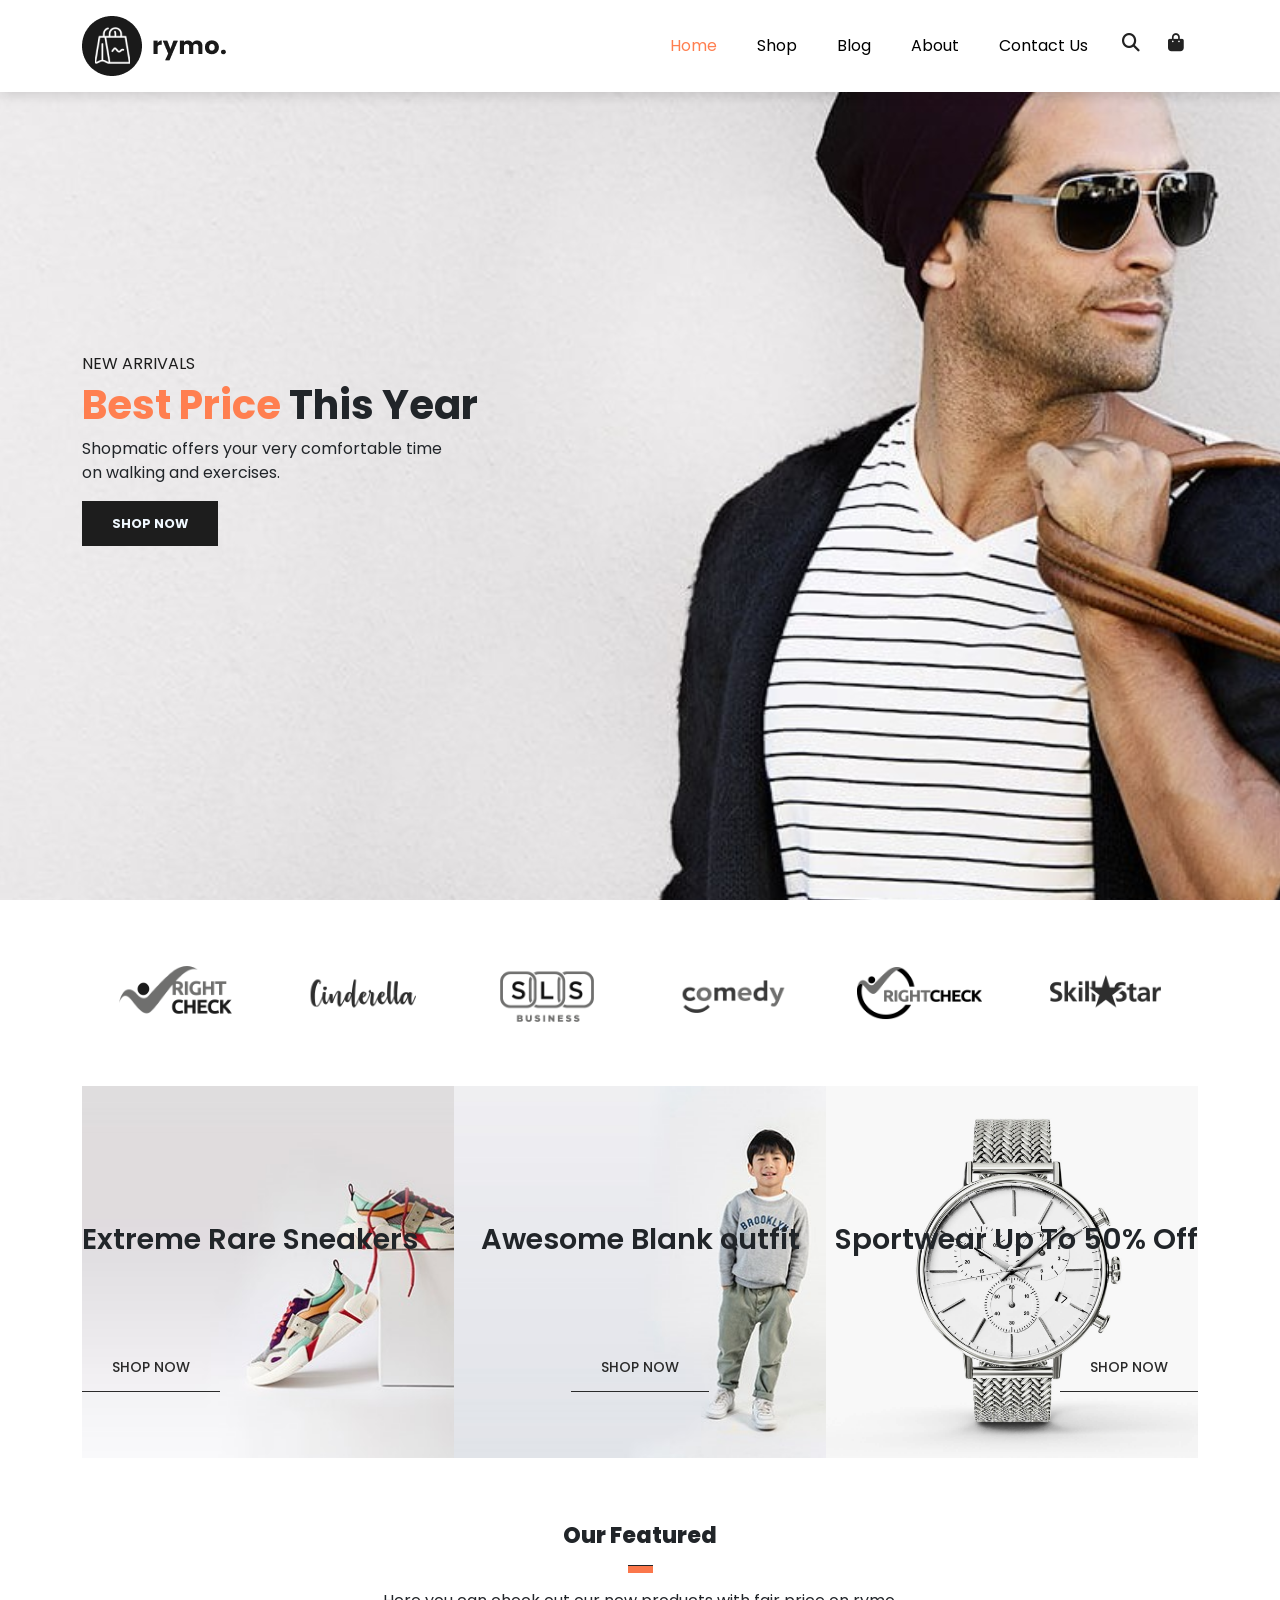
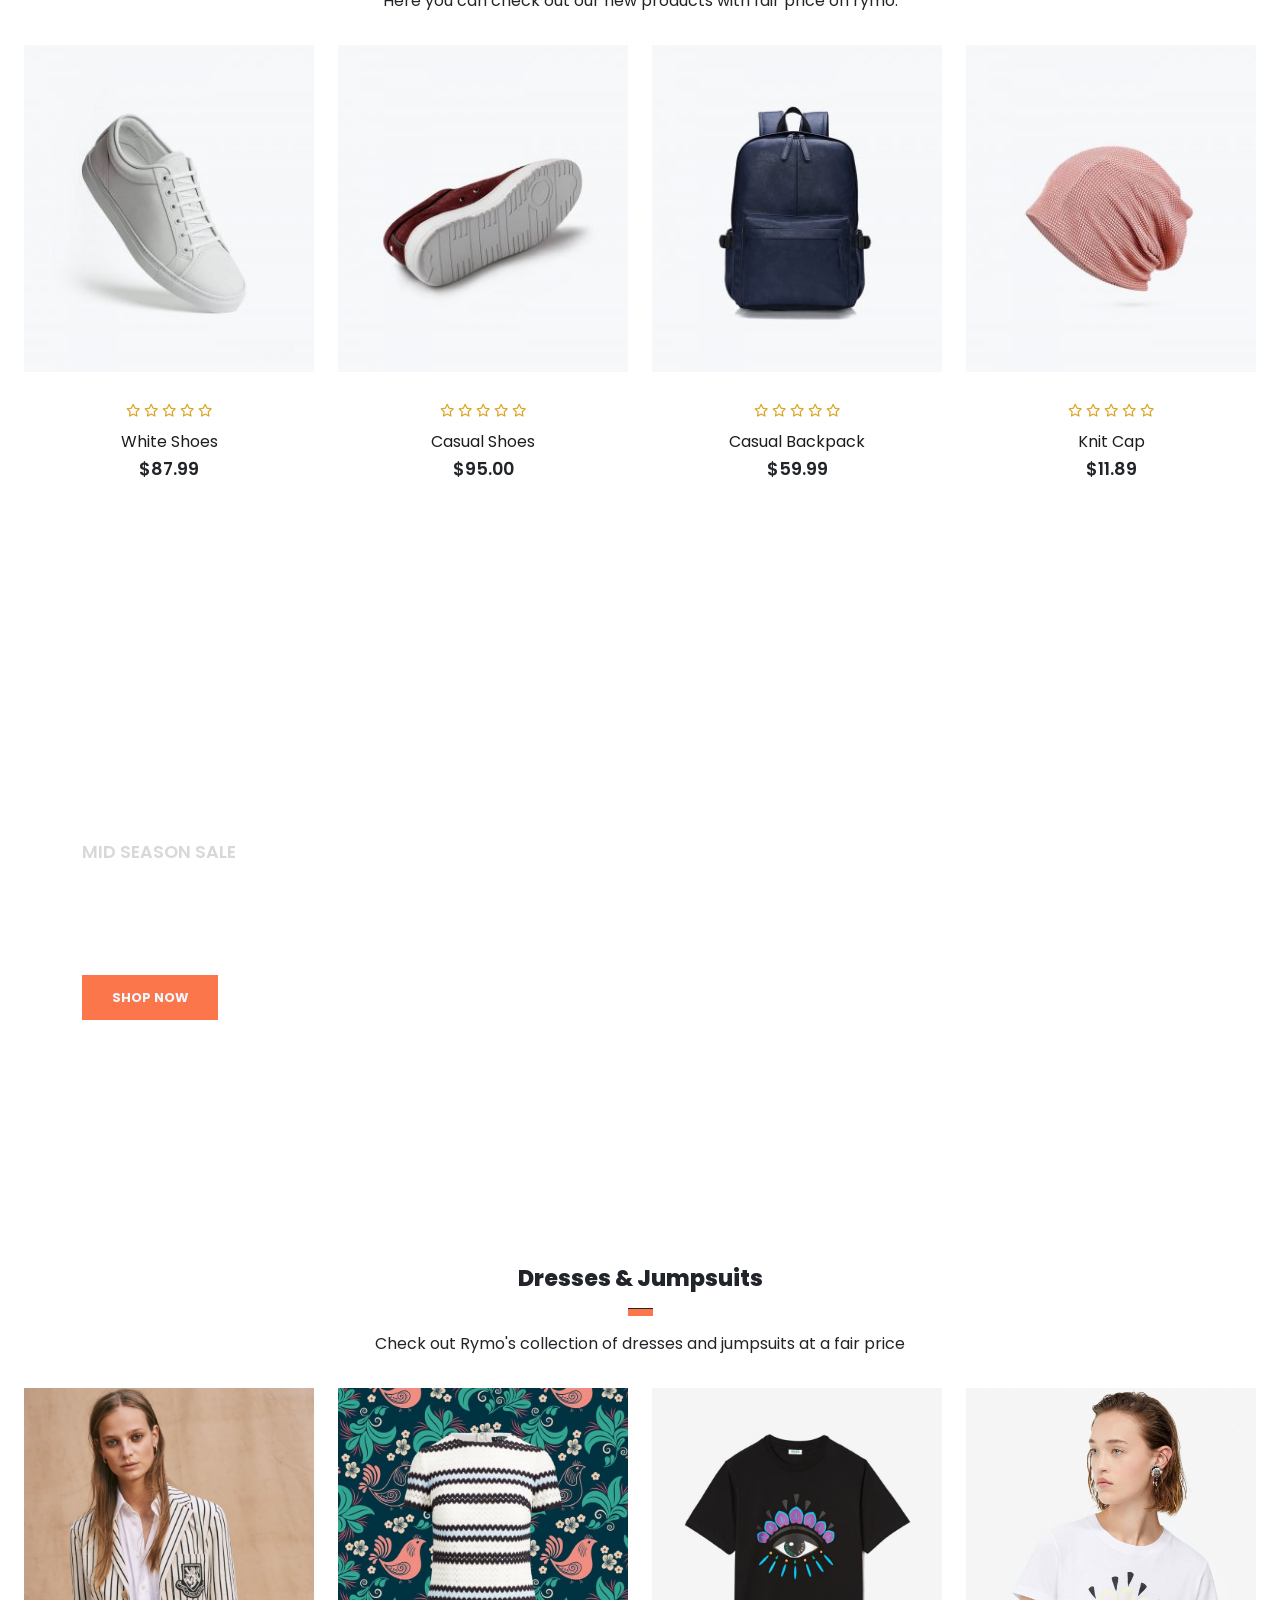
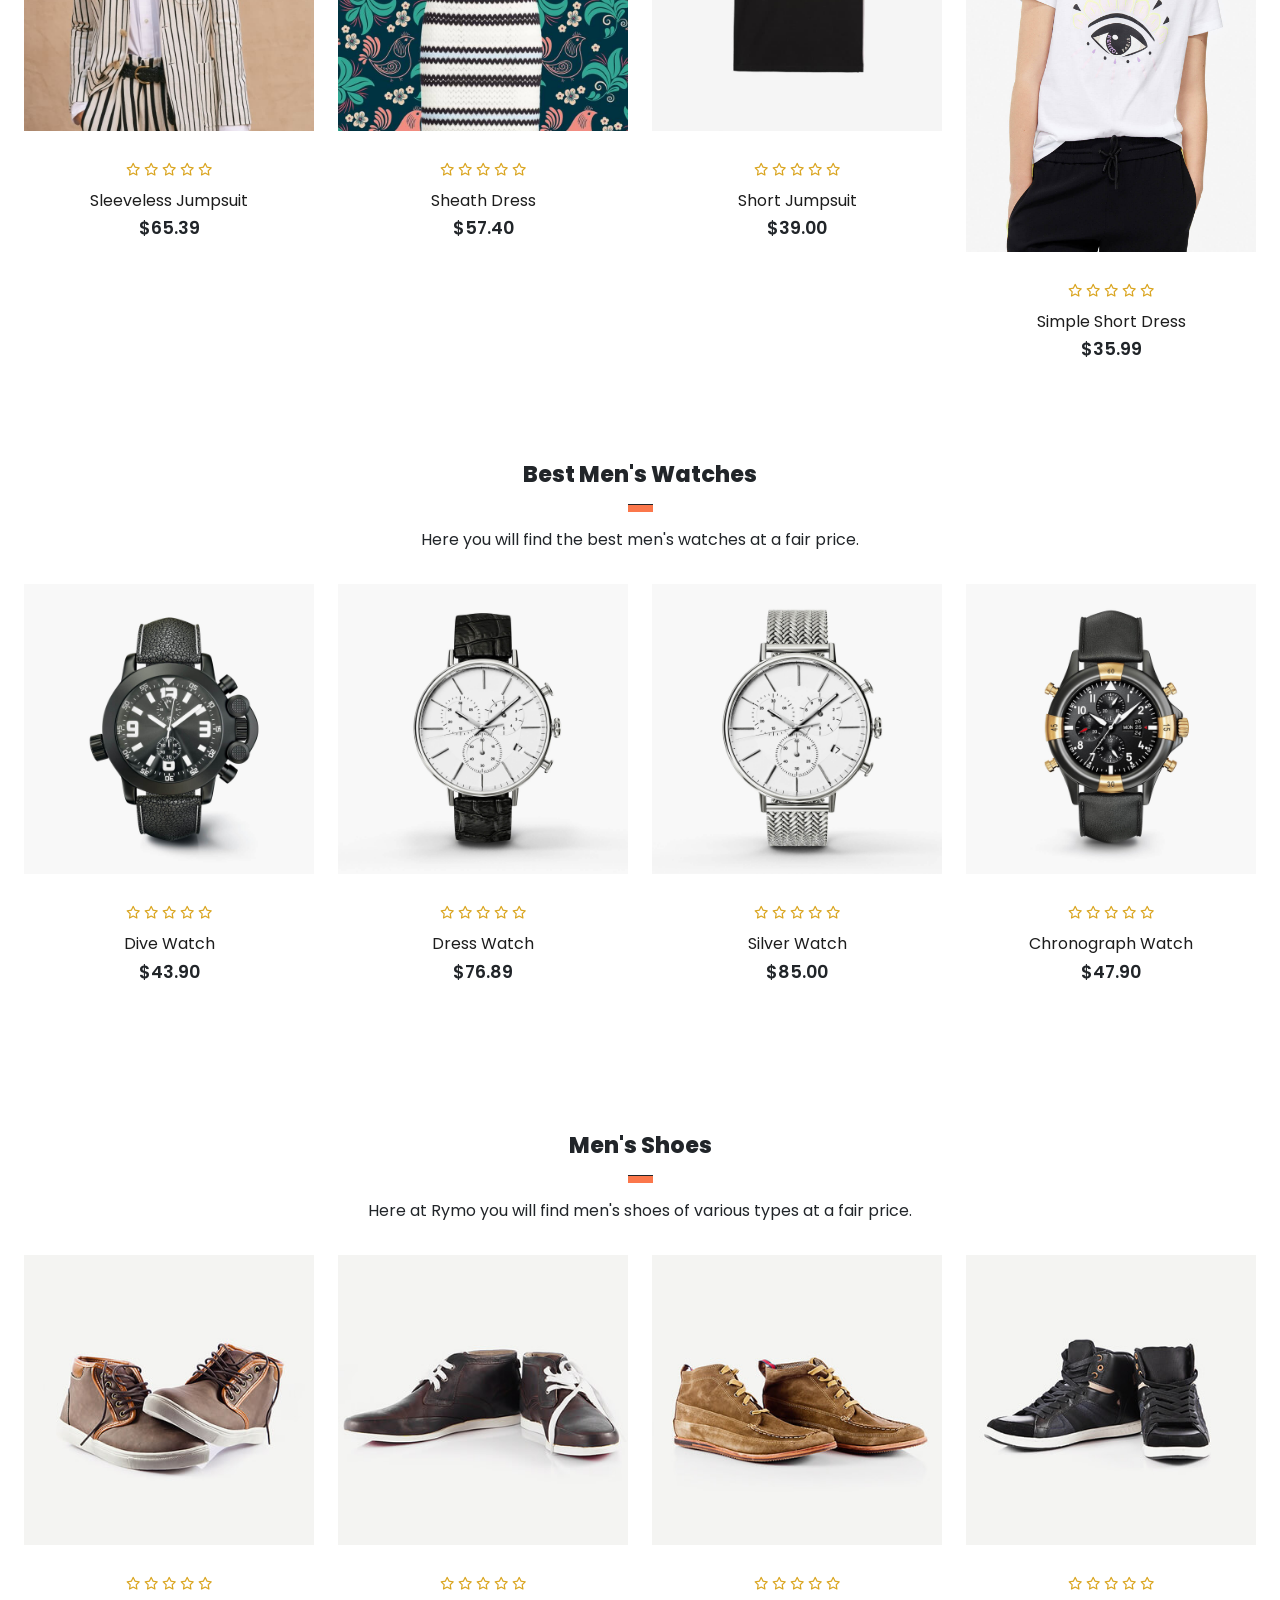
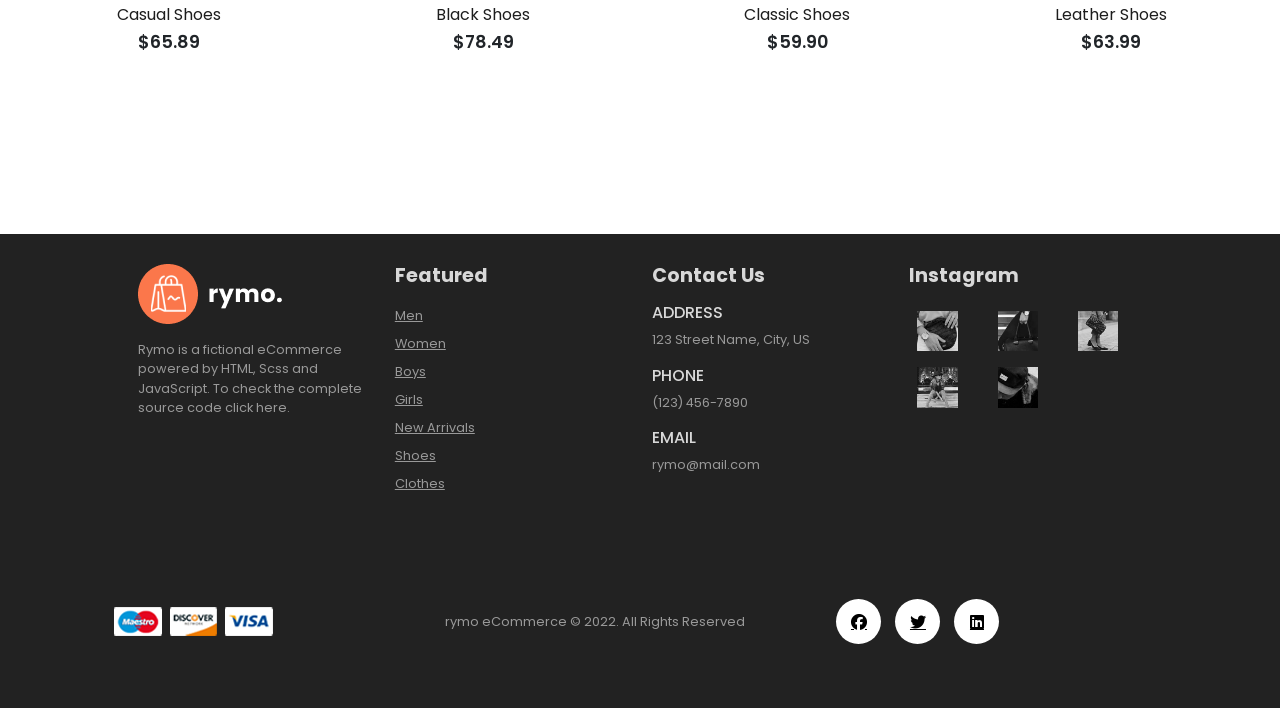
<file: index.html>
<html lang="en">
<head>
    <meta charset="UTF-8">
    <meta name="viewport" content="width=device-width, initial-scale=1.0">
    <title>E-Commerce Project</title>

<link href="https://cdn.jsdelivr.net/npm/bootstrap@5.0.2/dist/css/bootstrap.min.css" rel="stylesheet" integrity="sha384-EVSTQN3/azprG1Anm3QDgpJLIm9Nao0Yz1ztcQTwFspd3yD65VohhpuuCOmLASjC" crossorigin="anonymous">
<link rel="stylesheet"href="https://cdnjs.cloudflare.com/ajax/libs/font-awesome/6.7.2/css/all.min.css">


    <link rel="stylesheet" href="style.css">
    <style>

    </style>
</head>
<body>
    <!--Navigation Bar-->
  <nav class="navbar navbar-expand-lg navbar-light bg-white py-3 fixed-top">
  <div class="container">
    <img src="logo1.png" alt="">
    <button class="navbar-toggler" type="button" data-bs-toggle="collapse" data-bs-target="#navbarSupportedContent" aria-controls="navbarSupportedContent" aria-expanded="false" aria-label="Toggle navigation">
            <span class="navbar-toggler-icon"></span>

    </button>
    <div class="collapse navbar-collapse" id="navbarSupportedContent">
      <ul class="navbar-nav ms-auto">

        <li class="nav-item">
          <a class="nav-link active" href="index.html">Home</a>
        </li>
                <li class="nav-item">
          <a class="nav-link " href="shop.html">Shop</a>
        </li>

                <li class="nav-item">
          <a class="nav-link" href="blog.html">Blog</a>
        </li>

                <li class="nav-item">
          <a class="nav-link" href="#">About</a>
        </li>

                <li class="nav-item">
          <a class="nav-link" href="#">Contact Us</a>
        </li>
        

<li class="nav-item">
    <a class="nav-link" href="#" aria-label="Search">
        <i class="fa-solid fa-magnifying-glass"></i>
    </a>
</li>

<li class="nav-item">
    <a class="nav-link" href="Shopping.html" aria-label="Shopping bag">
        <i class="fa-solid fa-bag-shopping"></i>
    </a>
</li>


</ul>
    </div>
  </div>
  </nav>
      <section id="Home">
        <div class="container">
        <h5>NEW ARRIVALS</h5>
        <h1><span>Best Price</span> This Year</h1>
        <p>Shopmatic offers your very comfortable time<br>on walking and exercises.</p>
        <button>Shop Now</button>
        </div>
      </section>

      <section id="Brand" class="container">
        <div class="row m-0 py-5">
<img class="img-fluid col-lg-2 col-md-4 col-6" src="1.png" alt="">
<img class="img-fluid col-lg-2 col-md-4 col-6" src="2.png" alt="">
<img class="img-fluid col-lg-2 col-md-4 col-6" src="3.png" alt="">
<img class="img-fluid col-lg-2 col-md-4 col-6" src="4.png" alt="">
<img class="img-fluid col-lg-2 col-md-4 col-6" src="5.png" alt="">
<img class="img-fluid col-lg-2 col-md-4 col-6" src="6.png" alt="">
        </div>
      </section>

      <section id="new" class="container">
        <div class="row m-0 p-0">
          <div class="one col-lg-4 col-md-12 col-12 p-0">
<img class="img-fluid" src="n.jpg" alt="">
<div class="details">
  <h2>Extreme Rare Sneakers</h2>
  <button class="text-uppercase">Shop now</button>
  </div>
</div>
<div class="one col-lg-4 col-md-12 col-12 p-0">
<img class="img-fluid" src="n.1.jpg" alt="">
<div class="details">
  <h2>Awesome Blank outfit</h2>
  <button class="text-uppercase">Shop now</button>
  </div>
</div>
<div class="one col-lg-4 col-md-12 col-12 p-0">
<img class="img-fluid" src="n1.jpg" alt="">
<div class="details">
  <h2>Sportwear Up To 50% Off</h2>
  <button class="text-uppercase">Shop now</button>
 </div>
</div>
        </div>
      
      </section>

      <section id="featured"class="mr-5 py-5">
        <div class="container text-center mr-5 py-3">
          <h3>Our Featured</h3>
          <hr class="mx-auto">
          <p>Here you can check out our new products with fair price on rymo.</p>
        </div>
        <div class="row mx-auto container-fluid">
          <div class="product text-center col-lg-3 col-md-4 col-12">
            <img class="img-fluid mb-3" src="1.jpg" alt="">
          <div class="star">
            <i class="fa-regular fa-star"></i>
            <i class="fa-regular fa-star"></i>
            <i class="fa-regular fa-star"></i>
            <i class="fa-regular fa-star"></i>
            <i class="fa-regular fa-star"></i>
          </div>
<h5 class="p-name">White Shoes</h5>
<h4 class="p-prize">$87.99</h4>
<button class="buy-btn">Buy Now</button>
   
     </div>
               <div class="product text-center col-lg-3 col-md-4 col-12">
            <img class="img-fluid mb-3" src="f.jpg" alt="">
          <div class="star">
            <i class="fa-regular fa-star"></i>
            <i class="fa-regular fa-star"></i>
            <i class="fa-regular fa-star"></i>
            <i class="fa-regular fa-star"></i>
            <i class="fa-regular fa-star"></i>
          </div>
<h5 class="p-name">Casual Shoes</h5>
<h4 class="p-prize">$95.00</h4>
<button class="buy-btn">Buy Now</button>
   
     </div>
                  <div class="product text-center col-lg-3 col-md-4 col-12">
            <img class="img-fluid mb-3" src="3.jpg" alt="">
          <div class="star">
            <i class="fa-regular fa-star"></i>
            <i class="fa-regular fa-star"></i>
            <i class="fa-regular fa-star"></i>
            <i class="fa-regular fa-star"></i>
            <i class="fa-regular fa-star"></i>
          </div>
<h5 class="p-name">Casual Backpack</h5>
<h4 class="p-prize">$59.99</h4>
<button class="buy-btn">Buy Now</button>
   
     </div>
               <div class="product text-center col-lg-3 col-md-4 col-12">
            <img class="img-fluid mb-3" src="4.jpg" alt="">
          <div class="star">
            <i class="fa-regular fa-star"></i>
            <i class="fa-regular fa-star"></i>
            <i class="fa-regular fa-star"></i>
            <i class="fa-regular fa-star"></i>
            <i class="fa-regular fa-star"></i>
          </div>
<h5 class="p-name">Knit Cap</h5>
<h4 class="p-prize">$11.89</h4>
<button class="buy-btn">Buy Now</button>
   
     </div>
        </div>

        </div>
      </section>

      <section id="banner" class="my-5 py-5">
        <div class="container">
          <h4>MID SEASON SALE</h4>
          <h1>Autumn Collection<br>UP TO 20% DISCOUNt</h1>
          <button class="text-uppercase">Shop Now</button>
        </div>
      </section>

      <section id="clothes"class="mr-5 ">
        <div class="container text-center mr-5 py-3">
          <h3>Dresses & Jumpsuits</h3>
        
          <hr class="mx-auto">
          <p>Check out Rymo's collection of dresses and jumpsuits at a fair price</p>
        </div>
        <div class="row mx-auto container-fluid">
          <div class="product text-center col-lg-3 col-md-4 col-12">
            <img class="img-fluid mb-3" src="c1.jpg" alt="">
          <div class="star">
            <i class="fa-regular fa-star"></i>
            <i class="fa-regular fa-star"></i>
            <i class="fa-regular fa-star"></i>
            <i class="fa-regular fa-star"></i>
            <i class="fa-regular fa-star"></i>
          </div>
<h5 class="p-name">Sleeveless Jumpsuit</h5>
<h4 class="p-prize">$65.39</h4>
<button class="buy-btn">Buy Now</button>
   
     </div>
               <div class="product text-center col-lg-3 col-md-4 col-12">
            <img class="img-fluid mb-3" src="c2.jpg" alt="">
          <div class="star">
            <i class="fa-regular fa-star"></i>
            <i class="fa-regular fa-star"></i>
            <i class="fa-regular fa-star"></i>
            <i class="fa-regular fa-star"></i>
            <i class="fa-regular fa-star"></i>
          </div>
<h5 class="p-name">Sheath Dress</h5>
<h4 class="p-prize">$57.40</h4>
<button class="buy-btn">Buy Now</button>
   
     </div>
                  <div class="product text-center col-lg-3 col-md-4 col-12">
            <img class="img-fluid mb-3" src="c3.jpg" alt="">
          <div class="star">
            <i class="fa-regular fa-star"></i>
            <i class="fa-regular fa-star"></i>
            <i class="fa-regular fa-star"></i>
            <i class="fa-regular fa-star"></i>
            <i class="fa-regular fa-star"></i>
          </div>
<h5 class="p-name">Short Jumpsuit</h5>
<h4 class="p-prize">$39.00</h4>
<button class="buy-btn">Buy Now</button>
   
     </div>
               <div class="product text-center col-lg-3 col-md-4 col-12">
            <img class="img-fluid mb-3" src="c4.jpg" alt="">
          <div class="star">
            <i class="fa-regular fa-star"></i>
            <i class="fa-regular fa-star"></i>
            <i class="fa-regular fa-star"></i>
            <i class="fa-regular fa-star"></i>
            <i class="fa-regular fa-star"></i>
          </div>
<h5 class="p-name">Simple Short Dress</h5>
<h4 class="p-prize">$35.99</h4>
<button class="buy-btn">Buy Now</button>
   
     </div>
        </div>

        </div>
      </section>

      <section id="watches"class="mr-5 ">
        <div class="container text-center mr-5 py-3">
          <h3>Best Men's Watches</h3>
          <hr class="mx-auto">
          <p>Here you will find the best men's watches at a fair price.</p>
        </div>
        <div class="row mx-auto container-fluid">
          <div class="product text-center col-lg-3 col-md-4 col-12">
            <img class="img-fluid mb-3" src="w1.jpg" alt="">
          <div class="star">
            <i class="fa-regular fa-star"></i>
            <i class="fa-regular fa-star"></i>
            <i class="fa-regular fa-star"></i>
            <i class="fa-regular fa-star"></i>
            <i class="fa-regular fa-star"></i>
          </div>
<h5 class="p-name">Dive Watch</h5>
<h4 class="p-prize">$43.90</h4>
<button class="buy-btn">Buy Now</button>
   
     </div>
               <div class="product text-center col-lg-3 col-md-4 col-12">
            <img class="img-fluid mb-3" src="w2.jpg" alt="">
          <div class="star">
            <i class="fa-regular fa-star"></i>
            <i class="fa-regular fa-star"></i>
            <i class="fa-regular fa-star"></i>
            <i class="fa-regular fa-star"></i>
            <i class="fa-regular fa-star"></i>
          </div>
<h5 class="p-name">Dress Watch</h5>
<h4 class="p-prize">$76.89</h4>
<button class="buy-btn">Buy Now</button>
   
     </div>
                  <div class="product text-center col-lg-3 col-md-4 col-12">
            <img class="img-fluid mb-3" src="w3.jpg" alt="">
          <div class="star">
            <i class="fa-regular fa-star"></i>
            <i class="fa-regular fa-star"></i>
            <i class="fa-regular fa-star"></i>
            <i class="fa-regular fa-star"></i>
            <i class="fa-regular fa-star"></i>
          </div>
<h5 class="p-name">Silver Watch</h5>
<h4 class="p-prize">$85.00</h4>
<button class="buy-btn">Buy Now</button>
   
     </div>
               <div class="product text-center col-lg-3 col-md-4 col-12">
            <img class="img-fluid mb-3" src="w4.jpg" alt="">
          <div class="star">
            <i class="fa-regular fa-star"></i>
            <i class="fa-regular fa-star"></i>
            <i class="fa-regular fa-star"></i>
            <i class="fa-regular fa-star"></i>
            <i class="fa-regular fa-star"></i>
          </div>
<h5 class="p-name">Chronograph Watch</h5>
<h4 class="p-prize">$47.90</h4>
<button class="buy-btn">Buy Now</button>
     </div>
        </div>
        </div>
      </section>

      <section id="shoes"class="my-5 pb-5 ">
        <div class="container text-center mr-5 py-3">
          <h3>Men's Shoes</h3>
          <hr class="mx-auto">
          <p>Here at Rymo you will find men's shoes of various types at a fair price.</p>
        </div>
        <div class="row mx-auto container-fluid">
          <div class="product text-center col-lg-3 col-md-4 col-12">
            <img class="img-fluid mb-3" src="s2.jpg" alt="">
          <div class="star">
            <i class="fa-regular fa-star"></i>
            <i class="fa-regular fa-star"></i>
            <i class="fa-regular fa-star"></i>
            <i class="fa-regular fa-star"></i>
            <i class="fa-regular fa-star"></i>
          </div>
<h5 class="p-name">Casual Shoes</h5>
<h4 class="p-prize">$65.89</h4>
<button class="buy-btn">Buy Now</button>
   
     </div>
               <div class="product text-center col-lg-3 col-md-4 col-12">
            <img class="img-fluid mb-3" src="s3.jpg" alt="">
          <div class="star">
            <i class="fa-regular fa-star"></i>
            <i class="fa-regular fa-star"></i>
            <i class="fa-regular fa-star"></i>
            <i class="fa-regular fa-star"></i>
            <i class="fa-regular fa-star"></i>
          </div>
<h5 class="p-name">Black Shoes</h5>
<h4 class="p-prize">$78.49</h4>
<button class="buy-btn">Buy Now</button>
   
     </div>
                  <div class="product text-center col-lg-3 col-md-4 col-12">
            <img class="img-fluid mb-3" src="s4.jpg" alt="">
          <div class="star">
            <i class="fa-regular fa-star"></i>
            <i class="fa-regular fa-star"></i>
            <i class="fa-regular fa-star"></i>
            <i class="fa-regular fa-star"></i>
            <i class="fa-regular fa-star"></i>
          </div>
<h5 class="p-name">Classic Shoes</h5>
<h4 class="p-prize">$59.90</h4>
<button class="buy-btn">Buy Now</button>
   
     </div>
               <div class="product text-center col-lg-3 col-md-4 col-12">
            <img class="img-fluid mb-3" src="s5.jpg" alt="">
          <div class="star">
            <i class="fa-regular fa-star"></i>
            <i class="fa-regular fa-star"></i>
            <i class="fa-regular fa-star"></i>
            <i class="fa-regular fa-star"></i>
            <i class="fa-regular fa-star"></i>
          </div>
<h5 class="p-name">Leather Shoes</h5>
<h4 class="p-prize">$63.99</h4>
<button class="buy-btn">Buy Now</button>
   
     </div>
        </div>

        </div>
      </section>

<footer class="footer-section">
    <div class="container-fluid px-5">
        <div class="row">

            <!-- Column 1: About -->
            <div class="footer-one col-lg-3 col-md-6 col-12">
                <img src="logo2.png" alt="Rymo Logo" class="footer-logo">
                <p class="pt-3">
                    Rymo is a fictional eCommerce powered by
                    HTML, Scss and JavaScript. To check the
                    complete source code click here.
                </p>
            </div>

            <!-- Column 2: Featured -->
            <div class="footer-one col-lg-3 col-md-6 col-12 mb-3">
                <h5 class="pb-2">Featured</h5>
                <ul class="list-unstyled">
                    <li><a href="#">Men</a></li>
                    <li><a href="#">Women</a></li>
                    <li><a href="#">Boys</a></li>
                    <li><a href="#">Girls</a></li>
                    <li><a href="#">New Arrivals</a></li>
                    <li><a href="#">Shoes</a></li>
                    <li><a href="#">Clothes</a></li>
                </ul>
            </div>

            <!-- Column 3: Contact -->
            <div class="footer-one col-lg-3 col-md-6 col-12 mb-3">
                <h5 class="pb-2">Contact Us</h5>

                <h6>ADDRESS</h6>
                <p>123 Street Name, City, US</p>

                <h6>PHONE</h6>
                <p>(123) 456-7890</p>

                <h6>EMAIL</h6>
                <p>rymo@mail.com</p>
            </div>

            <!-- Column 4: Instagram -->
            <div class="footer-one col-lg-3 col-md-6 col-12 mb-3">
                <h5 class="pb-2">Instagram</h5>
                <div class="row">
                    <img class="img-fluid w-25 h-100 m-2" src="i1.jpg" alt="">
                     <img class="img-fluid w-25 h-100 m-2" src="i2.jpg" alt="">
                    <img class="img-fluid w-25 h-100 m-2" src="i3.jpg" alt="">
                    <img class="img-fluid w-25 h-100 m-2" src="i4.jpg" alt="">
                   <img class="img-fluid w-25 h-100 m-2" src="i5.jpg" alt="">

                    </div>
                </div>
            </div>
        </div>
    </div>
<div class="copyright mt-5">
    <div class="row container mx-auto mb-4 ">

        <!-- Payment Images -->
        <div class="col-lg-3 col-md-4 col-12 ">
            <img src="payment.png" alt="Payment methods">
        </div>

        <!-- Copyright Text -->
        <div class="col-lg-5 col-md-4 col-12  text-nowrap">
            <p class="copyright-text">
                rymo eCommerce © 2022. All Rights Reserved
            </p>
        </div>

        <!-- Social Icons -->
        <div class="col-lg-4 col-md-4 col-12 ">
            <a href="#"><i class="fa-brands fa-facebook"></i></a>
            <a href="#"><i class="fa-brands fa-twitter"></i></a>
            <a href="#"><i class="fa-brands fa-linkedin"></i></a>
        </div>

    </div>
</div>

</footer>




<script src="https://cdn.jsdelivr.net/npm/@popperjs/core@2.10.2/dist/umd/popper.min.js" integrity="sha384-7+zCNj/IqJ95wo16oMtfsKbZ9ccEh31eOz1HGyDuCQ6wgnyJNSYdrPa03rtR1zdB" crossorigin="anonymous"></script>
<script src="https://cdn.jsdelivr.net/npm/bootstrap@5.1.3/dist/js/bootstrap.min.js" integrity="sha384-QJHtvGhmr9XOIpI6YVutG+2QOK9T+ZnN4kzFN1RtK3zEFEIsxhlmWl5/YESvpZ13" crossorigin="anonymous"></script>

</body>
</html>
</file>
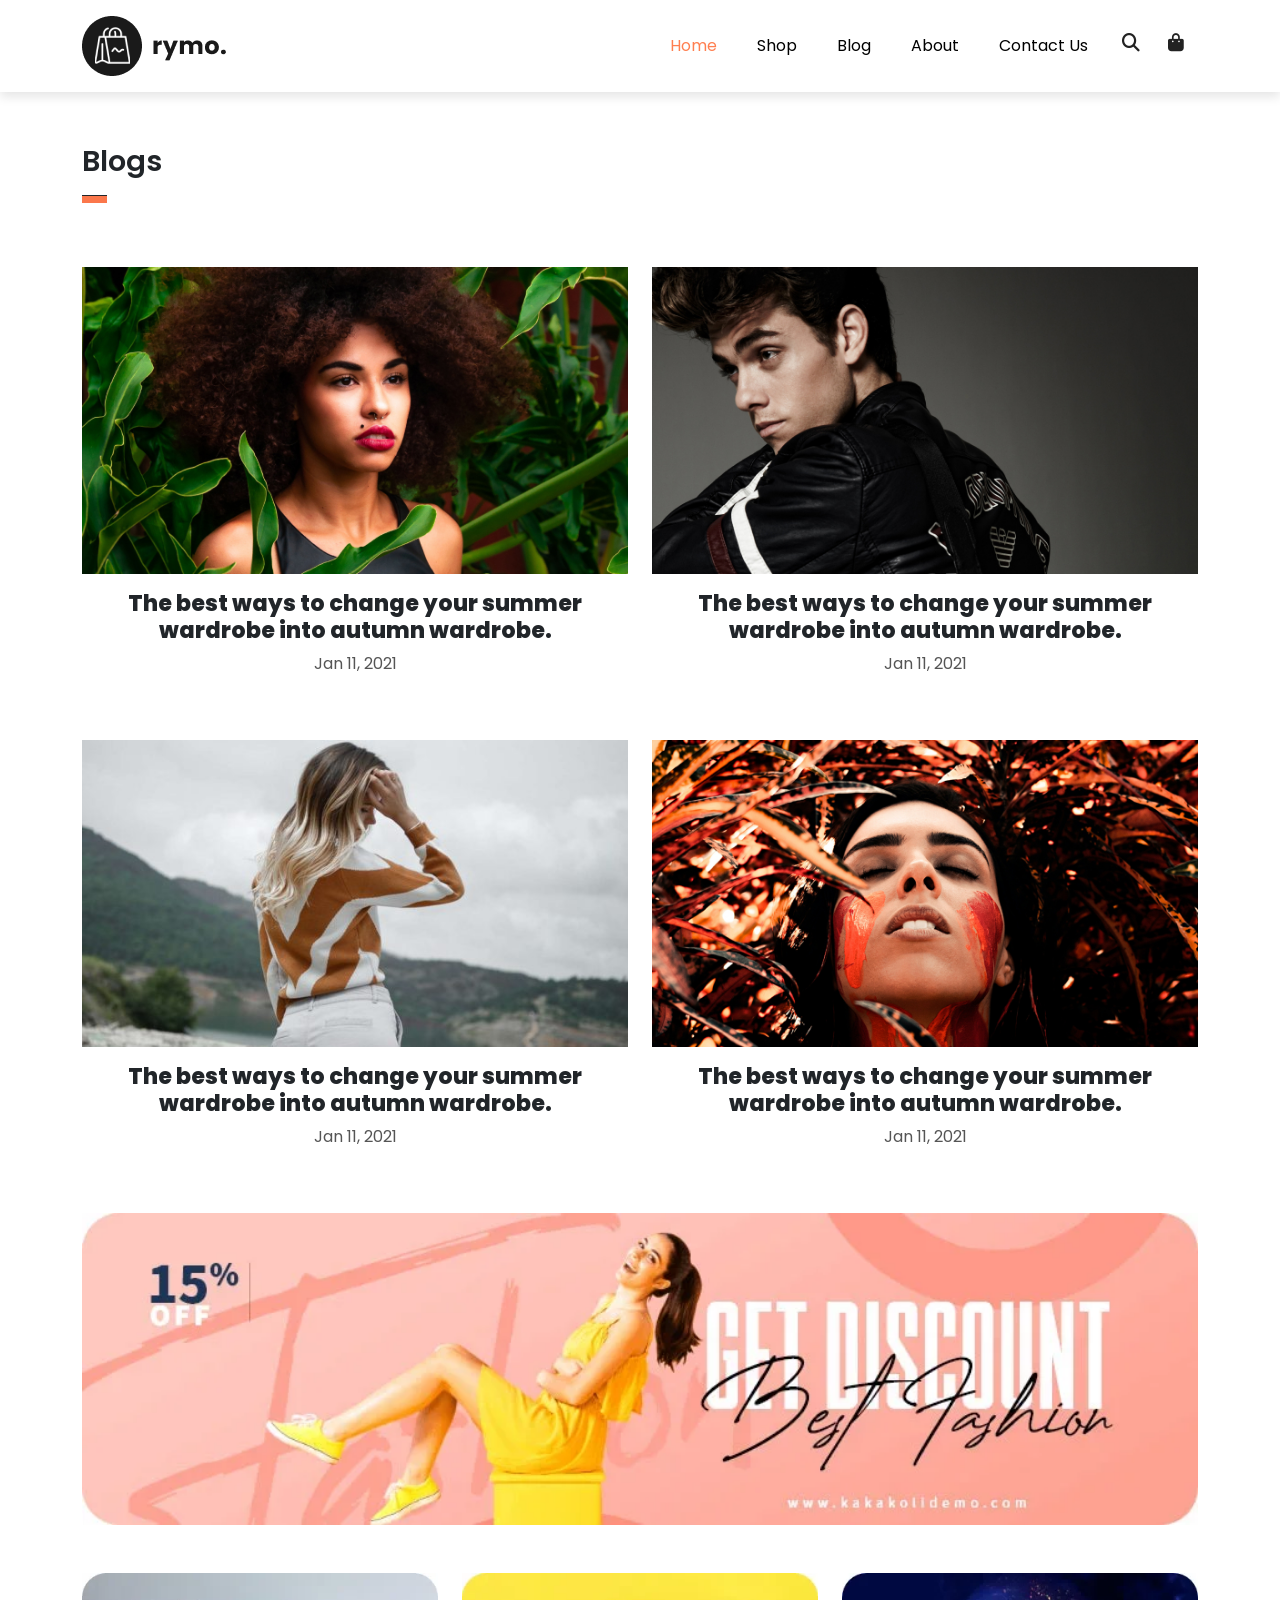
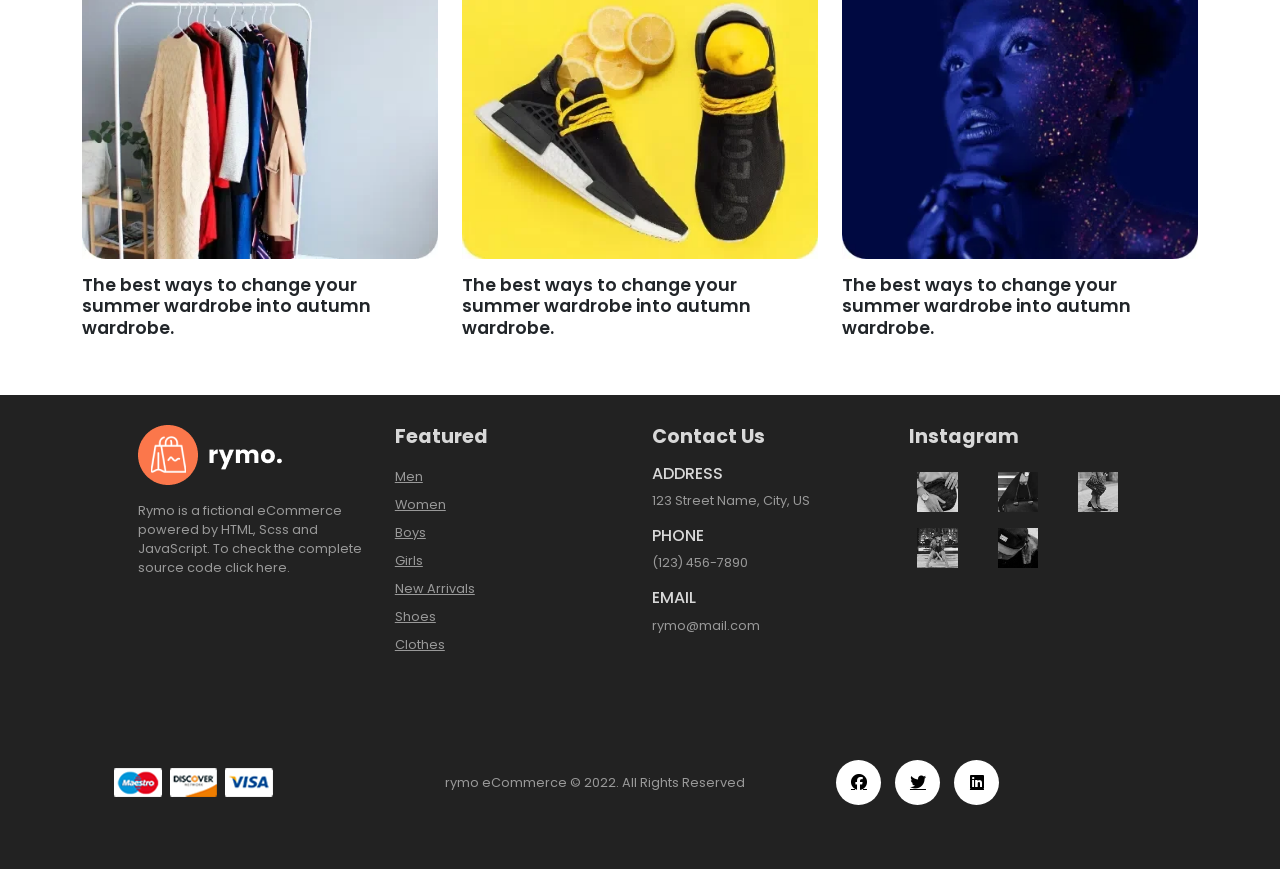
<file: blog.html>
<html lang="en">
<head>
    <meta charset="UTF-8">
    <meta name="viewport" content="width=device-width, initial-scale=1.0">
    <title>E-Commerce Project</title>

<link href="https://cdn.jsdelivr.net/npm/bootstrap@5.0.2/dist/css/bootstrap.min.css" rel="stylesheet" integrity="sha384-EVSTQN3/azprG1Anm3QDgpJLIm9Nao0Yz1ztcQTwFspd3yD65VohhpuuCOmLASjC" crossorigin="anonymous">
<link rel="stylesheet"href="https://cdnjs.cloudflare.com/ajax/libs/font-awesome/6.7.2/css/all.min.css">


    <link rel="stylesheet" href="style.css">
    <style>

    </style>
</head>
<body>
    <!--Navigation Bar-->
  <nav class="navbar navbar-expand-lg navbar-light bg-white py-3 fixed-top">
  <div class="container">
    <img src="logo1.png" alt="">
    <button class="navbar-toggler" type="button" data-bs-toggle="collapse" data-bs-target="#navbarSupportedContent" aria-controls="navbarSupportedContent" aria-expanded="false" aria-label="Toggle navigation">
            <span class="navbar-toggler-icon"></span>

    </button>
    <div class="collapse navbar-collapse" id="navbarSupportedContent">
      <ul class="navbar-nav ms-auto">

        <li class="nav-item">
          <a class="nav-link active" href="index.html">Home</a>
        </li>
                <li class="nav-item">
          <a class="nav-link " href="shop.html">Shop</a>
        </li>

                <li class="nav-item">
          <a class="nav-link" href="">Blog</a>
        </li>

                <li class="nav-item">
          <a class="nav-link" href="#">About</a>
        </li>

                <li class="nav-item">
          <a class="nav-link" href="#">Contact Us</a>
        </li>
        

<li class="nav-item">
    <a class="nav-link" href="#" aria-label="Search">
        <i class="fa-solid fa-magnifying-glass"></i>
    </a>
</li>

<li class="nav-item">
    <a class="nav-link" href="#" aria-label="Shopping bag">
        <i class="fa-solid fa-bag-shopping"></i>
    </a>
</li>


</ul>
    </div>
  </div>
  </nav>
  <section id="blog-home" class="pt-5 mt-5 container">
    <h2 class="font-weight-bold pt-5">Blogs</h2>
    <hr>
  </section>

<section id="blog-container" class="container pt-5">
    <div class="row">

        <div class="post col-lg-6 col-md-6 col-12">

            <div class="post-img">
                <img class="img-fluid w-100" src="blog1.jpg" alt="Blog Image">
            </div>

            <h3 class="text-center font-weight-normal pt-3">
                The best ways to change your summer wardrobe into autumn wardrobe.
            </h3>

            <p class="text-center">
                Jan 11, 2021
            </p>

        </div>
                <div class="post col-lg-6 col-md-6 col-12 pb-5">

            <div class="post-img">
                <img class="img-fluid w-100" src="blog2.jpg" alt="Blog Image">
            </div>

            <h3 class="text-center font-weight-normal pt-3">
                The best ways to change your summer wardrobe into autumn wardrobe.
            </h3>

            <p class="text-center">
                Jan 11, 2021
            </p>

        </div>
        <div class="post col-lg-6 col-md-6 col-12 pb-5">

            <div class="post-img">
                <img class="img-fluid w-100" src="blog3.jpg" alt="Blog Image">
            </div>

            <h3 class="text-center font-weight-normal pt-3">
                The best ways to change your summer wardrobe into autumn wardrobe.
            </h3>

            <p class="text-center">
                Jan 11, 2021
            </p>

        </div>
        <div class="post col-lg-6 col-md-6 col-12 pb-5">

            <div class="post-img">
                <img class="img-fluid w-100" src="blog4.jpg" alt="Blog Image">
            </div>

            <h3 class="text-center font-weight-normal pt-3">
                The best ways to change your summer wardrobe into autumn wardrobe.
            </h3>

            <p class="text-center">
                Jan 11, 2021
            </p>

        </div>
                <div class="post col-lg-12 col-md-12 col-12 pb-5">

            <div class="post-img">
                <img class="img-fluid w-100" src="banner.webp" alt="Blog Image">
            </div>
</div>
        <div class="post col-lg-4 col-md-6 col-12 pb-5">

            <div class="post-img">
                <img class="img-fluid w-100" src="b1.webp" alt="Blog Image">
            </div>

            <h4 class=" font-weight-normal pt-3">
                The best ways to change your summer wardrobe into autumn wardrobe.
            </h4>
            </div>

        <div class="post col-lg-4 col-md-6 col-12 pb-5">

            <div class="post-img">
                <img class="img-fluid w-100" src="b3.webp" alt="Blog Image">
            </div>

            <h4 class=" font-weight-normal pt-3">
                The best ways to change your summer wardrobe into autumn wardrobe.
            </h4>
            </div>
        <div class="post col-lg-4 col-md-6 col-12 pb-5">

            <div class="post-img">
                <img class="img-fluid w-100" src="b2.webp" alt="Blog Image">
            </div>

            <h4 class=" font-weight-normal pt-3">
                The best ways to change your summer wardrobe into autumn wardrobe.
            </h4>
            </div>
            </div>
    

</section>


<footer class="footer-section">
    <div class="container-fluid px-5">
        <div class="row">

            <!-- Column 1: About -->
            <div class="footer-one col-lg-3 col-md-6 col-12">
                <img src="logo2.png" alt="Rymo Logo" class="footer-logo">
                <p class="pt-3">
                    Rymo is a fictional eCommerce powered by
                    HTML, Scss and JavaScript. To check the
                    complete source code click here.
                </p>
            </div>

            <!-- Column 2: Featured -->
            <div class="footer-one col-lg-3 col-md-6 col-12 mb-3">
                <h5 class="pb-2">Featured</h5>
                <ul class="list-unstyled">
                    <li><a href="#">Men</a></li>
                    <li><a href="#">Women</a></li>
                    <li><a href="#">Boys</a></li>
                    <li><a href="#">Girls</a></li>
                    <li><a href="#">New Arrivals</a></li>
                    <li><a href="#">Shoes</a></li>
                    <li><a href="#">Clothes</a></li>
                </ul>
            </div>

            <!-- Column 3: Contact -->
            <div class="footer-one col-lg-3 col-md-6 col-12 mb-3">
                <h5 class="pb-2">Contact Us</h5>

                <h6>ADDRESS</h6>
                <p>123 Street Name, City, US</p>

                <h6>PHONE</h6>
                <p>(123) 456-7890</p>

                <h6>EMAIL</h6>
                <p>rymo@mail.com</p>
            </div>

            <!-- Column 4: Instagram -->
            <div class="footer-one col-lg-3 col-md-6 col-12 mb-3">
                <h5 class="pb-2">Instagram</h5>
                <div class="row">
                    <img class="img-fluid w-25 h-100 m-2" src="i1.jpg" alt="">
                     <img class="img-fluid w-25 h-100 m-2" src="i2.jpg" alt="">
                    <img class="img-fluid w-25 h-100 m-2" src="i3.jpg" alt="">
                    <img class="img-fluid w-25 h-100 m-2" src="i4.jpg" alt="">
                   <img class="img-fluid w-25 h-100 m-2" src="i5.jpg" alt="">

                    </div>
                </div>
            </div>
        </div>
    </div>
<div class="copyright mt-5">
    <div class="row container mx-auto mb-4 ">

        <!-- Payment Images -->
        <div class="col-lg-3 col-md-4 col-12 ">
            <img src="payment.png" alt="Payment methods">
        </div>

        <!-- Copyright Text -->
        <div class="col-lg-5 col-md-4 col-12  text-nowrap">
            <p class="copyright-text">
                rymo eCommerce © 2022. All Rights Reserved
            </p>
        </div>

        <!-- Social Icons -->
        <div class="col-lg-4 col-md-4 col-12 ">
            <a href="#"><i class="fa-brands fa-facebook"></i></a>
            <a href="#"><i class="fa-brands fa-twitter"></i></a>
            <a href="#"><i class="fa-brands fa-linkedin"></i></a>
        </div>

    </div>
</div>

</footer>




<script src="https://cdn.jsdelivr.net/npm/@popperjs/core@2.10.2/dist/umd/popper.min.js" integrity="sha384-7+zCNj/IqJ95wo16oMtfsKbZ9ccEh31eOz1HGyDuCQ6wgnyJNSYdrPa03rtR1zdB" crossorigin="anonymous"></script>
<script src="https://cdn.jsdelivr.net/npm/bootstrap@5.1.3/dist/js/bootstrap.min.js" integrity="sha384-QJHtvGhmr9XOIpI6YVutG+2QOK9T+ZnN4kzFN1RtK3zEFEIsxhlmWl5/YESvpZ13" crossorigin="anonymous"></script>

</body>
</html>
</file>
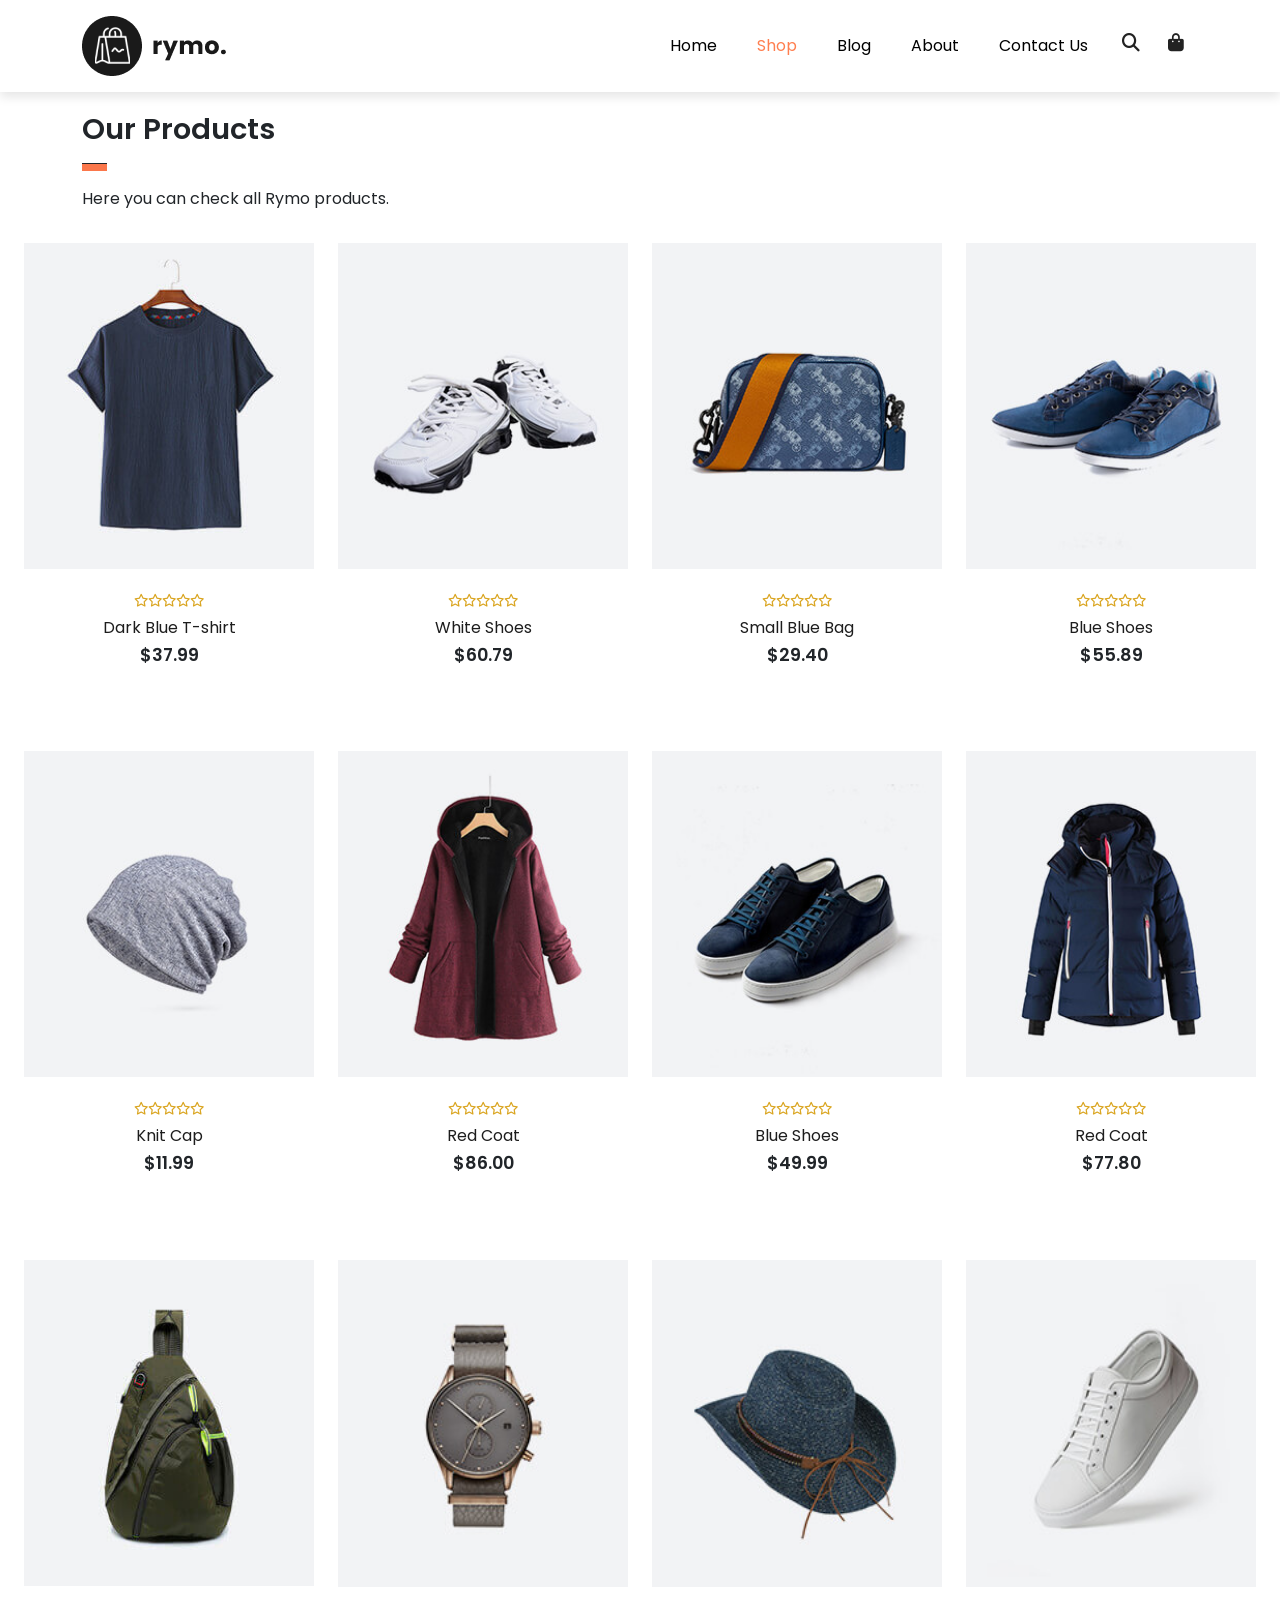
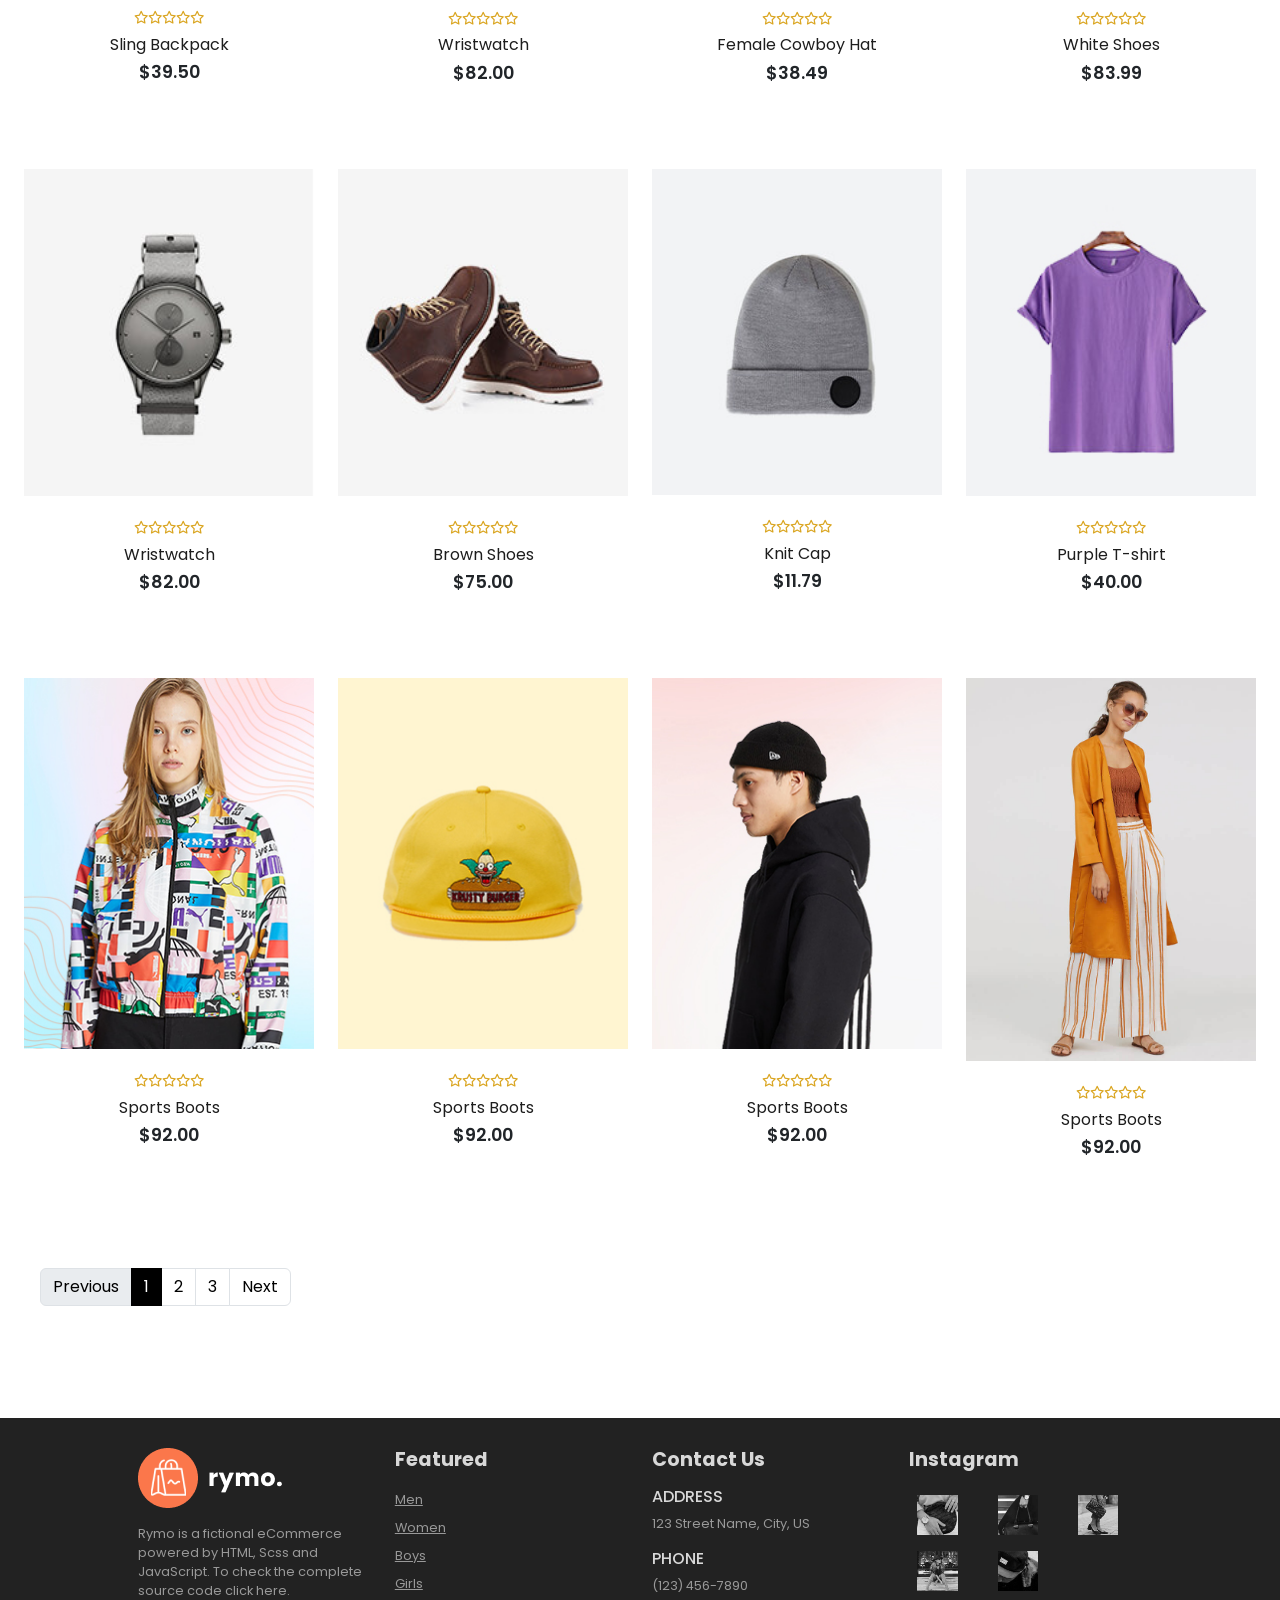
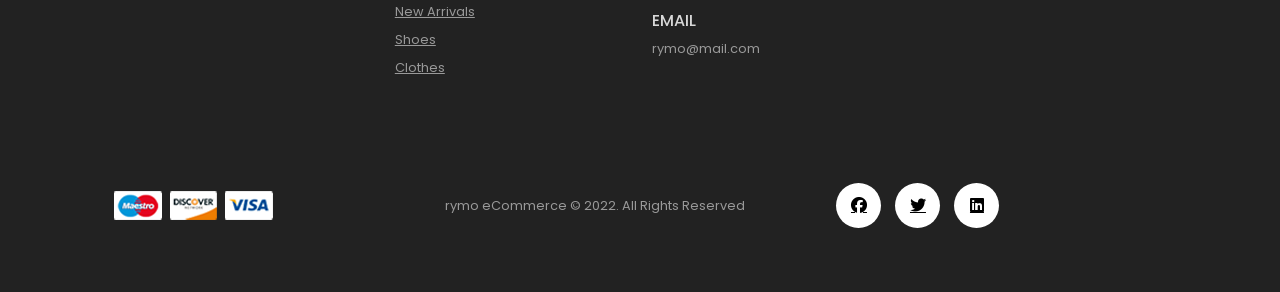
<file: shop.html>
<html lang="en">
<head>
    <meta charset="UTF-8">
    <meta name="viewport" content="width=device-width, initial-scale=1.0">
    <title>Shop</title>

<link href="https://cdn.jsdelivr.net/npm/bootstrap@5.0.2/dist/css/bootstrap.min.css" rel="stylesheet" integrity="sha384-EVSTQN3/azprG1Anm3QDgpJLIm9Nao0Yz1ztcQTwFspd3yD65VohhpuuCOmLASjC" crossorigin="anonymous">
<link rel="stylesheet"href="https://cdnjs.cloudflare.com/ajax/libs/font-awesome/6.7.2/css/all.min.css">

<link rel="stylesheet" href="style.css">
    <style>

    </style>
</head>
<body>
    <!--Navigation Bar-->
  <nav class="navbar navbar-expand-lg navbar-light bg-white py-3 fixed-top">
  <div class="container">
    <img src="logo1.png" alt="">
    <button class="navbar-toggler" type="button" data-bs-toggle="collapse" data-bs-target="#navbarSupportedContent" aria-controls="navbarSupportedContent" aria-expanded="false" aria-label="Toggle navigation">
            <span class="navbar-toggler-icon"></span>

    </button>
    <div class="collapse navbar-collapse" id="navbarSupportedContent">
      <ul class="navbar-nav ms-auto">

        <li class="nav-item">
          <a class="nav-link" href="index.html">Home</a>
        </li>
                <li class="nav-item">
          <a class="nav-link active" href="shop.html">Shop</a>
        </li>

                <li class="nav-item">
          <a class="nav-link" href="#">Blog</a>
        </li>

                <li class="nav-item">
          <a class="nav-link" href="#">About</a>
        </li>

                <li class="nav-item">
          <a class="nav-link" href="#">Contact Us</a>
        </li>
        

<li class="nav-item">
    <a class="nav-link" href="#" aria-label="Search">
        <i class="fa-solid fa-magnifying-glass"></i>
    </a>
</li>

<li class="nav-item">
    <a class="nav-link" href="#" aria-label="Shopping bag">
        <i class="fa-solid fa-bag-shopping"></i>
    </a>
</li>


</ul>
    </div>
  </div>
  </nav>


<section id="shoes" class="my-5 py-5">
    <div class="container py-3">
        <h2 class="font-weight-bold">Our Products</h2>
        <hr>
        <p>Here you can check all Rymo products.</p>
    </div>

    <!-- Products -->
    <div class="row mx-auto container-fluid">

        <div onclick="window.location.href='sproduct.html';" class="product text-center col-lg-3 col-md-4 col-12">
            <img class="img-fluid mb-3" src="o.jpg" alt="Dark Blue T-shirt">
            <div class="star">
                <i class="fa-regular fa-star"></i><i class="fa-regular fa-star"></i><i class="fa-regular fa-star"></i><i class="fa-regular fa-star"></i><i class="fa-regular fa-star"></i>
            </div>
            <h5 class="p-name">Dark Blue T-shirt</h5>
            <h4 class="p-prize">$37.99</h4>
            <button class="buy-btn">Buy Now</button>
        </div>

        <div class="product text-center col-lg-3 col-md-4 col-12">
            <img class="img-fluid mb-3" src="o1.jpg" alt="White Shoes">
            <div class="star">
                <i class="fa-regular fa-star"></i><i class="fa-regular fa-star"></i><i class="fa-regular fa-star"></i><i class="fa-regular fa-star"></i><i class="fa-regular fa-star"></i>
            </div>
            <h5 class="p-name">White Shoes</h5>
            <h4 class="p-prize">$60.79</h4>
            <button class="buy-btn">Buy Now</button>
        </div>

        <div class="product text-center col-lg-3 col-md-4 col-12">
            <img class="img-fluid mb-3" src="o2.jpg" alt="Small Blue Bag">
            <div class="star">
                <i class="fa-regular fa-star"></i><i class="fa-regular fa-star"></i><i class="fa-regular fa-star"></i><i class="fa-regular fa-star"></i><i class="fa-regular fa-star"></i>
            </div>
            <h5 class="p-name">Small Blue Bag</h5>
            <h4 class="p-prize">$29.40</h4>
            <button class="buy-btn">Buy Now</button>
        </div>

        <div class="product text-center col-lg-3 col-md-4 col-12">
            <img class="img-fluid mb-3" src="o4.jpg" alt="Blue Shoes">
            <div class="star">
                <i class="fa-regular fa-star"></i><i class="fa-regular fa-star"></i><i class="fa-regular fa-star"></i><i class="fa-regular fa-star"></i><i class="fa-regular fa-star"></i>
            </div>
            <h5 class="p-name">Blue Shoes</h5>
            <h4 class="p-prize">$55.89</h4>
            <button class="buy-btn">Buy Now</button>
        </div>

        <div class="product text-center col-lg-3 col-md-4 col-12">
            <img class="img-fluid mb-3" src="o5.jpg" alt="Knit Cap">
            <div class="star">
                <i class="fa-regular fa-star"></i><i class="fa-regular fa-star"></i><i class="fa-regular fa-star"></i><i class="fa-regular fa-star"></i><i class="fa-regular fa-star"></i>
            </div>
            <h5 class="p-name">Knit Cap</h5>
            <h4 class="p-prize">$11.99</h4>
            <button class="buy-btn">Buy Now</button>
        </div>

        <div class="product text-center col-lg-3 col-md-4 col-12">
            <img class="img-fluid mb-3" src="o6.jpg" alt="Red Coat">
            <div class="star">
                <i class="fa-regular fa-star"></i><i class="fa-regular fa-star"></i><i class="fa-regular fa-star"></i><i class="fa-regular fa-star"></i><i class="fa-regular fa-star"></i>
            </div>
            <h5 class="p-name">Red Coat</h5>
            <h4 class="p-prize">$86.00</h4>
            <button class="buy-btn">Buy Now</button>
        </div>

        <div class="product text-center col-lg-3 col-md-4 col-12">
            <img class="img-fluid mb-3" src="o7.jpg" alt="Blue Shoes">
            <div class="star">
                <i class="fa-regular fa-star"></i><i class="fa-regular fa-star"></i><i class="fa-regular fa-star"></i><i class="fa-regular fa-star"></i><i class="fa-regular fa-star"></i>
            </div>
            <h5 class="p-name">Blue Shoes</h5>
            <h4 class="p-prize">$49.99</h4>
            <button class="buy-btn">Buy Now</button>
        </div>

        <div class="product text-center col-lg-3 col-md-4 col-12">
            <img class="img-fluid mb-3" src="o8.jpg" alt="Red Coat">
            <div class="star">
                <i class="fa-regular fa-star"></i><i class="fa-regular fa-star"></i><i class="fa-regular fa-star"></i><i class="fa-regular fa-star"></i><i class="fa-regular fa-star"></i>
            </div>
            <h5 class="p-name">Red Coat</h5>
            <h4 class="p-prize">$77.80</h4>
            <button class="buy-btn">Buy Now</button>
        </div>

        <div class="product text-center col-lg-3 col-md-4 col-12">
            <img class="img-fluid mb-3" src="o9.jpg" alt="Sling Backpack">
            <div class="star">
                <i class="fa-regular fa-star"></i><i class="fa-regular fa-star"></i><i class="fa-regular fa-star"></i><i class="fa-regular fa-star"></i><i class="fa-regular fa-star"></i>
            </div>
            <h5 class="p-name">Sling Backpack</h5>
            <h4 class="p-prize">$39.50</h4>
            <button class="buy-btn">Buy Now</button>
        </div>

        <div class="product text-center col-lg-3 col-md-4 col-12">
            <img class="img-fluid mb-3" src="o10.jpg" alt="Wristwatch">
            <div class="star">
                <i class="fa-regular fa-star"></i><i class="fa-regular fa-star"></i><i class="fa-regular fa-star"></i><i class="fa-regular fa-star"></i><i class="fa-regular fa-star"></i>
            </div>
            <h5 class="p-name">Wristwatch</h5>
            <h4 class="p-prize">$82.00</h4>
            <button class="buy-btn">Buy Now</button>
        </div>

        <div class="product text-center col-lg-3 col-md-4 col-12">
            <img class="img-fluid mb-3" src="o11.jpg" alt="Female Cowboy Hat">
            <div class="star">
                <i class="fa-regular fa-star"></i><i class="fa-regular fa-star"></i><i class="fa-regular fa-star"></i><i class="fa-regular fa-star"></i><i class="fa-regular fa-star"></i>
            </div>
            <h5 class="p-name">Female Cowboy Hat</h5>
            <h4 class="p-prize">$38.49</h4>
            <button class="buy-btn">Buy Now</button>
        </div>

        <div class="product text-center col-lg-3 col-md-4 col-12">
            <img class="img-fluid mb-3" src="o12.jpg" alt="White Shoes">
            <div class="star">
                <i class="fa-regular fa-star"></i><i class="fa-regular fa-star"></i><i class="fa-regular fa-star"></i><i class="fa-regular fa-star"></i><i class="fa-regular fa-star"></i>
            </div>
            <h5 class="p-name">White Shoes</h5>
            <h4 class="p-prize">$83.99</h4>
            <button class="buy-btn">Buy Now</button>
        </div>

        <div class="product text-center col-lg-3 col-md-4 col-12">
            <img class="img-fluid mb-3" src="o13.jpg" alt="Wristwatch">
            <div class="star">
                <i class="fa-regular fa-star"></i><i class="fa-regular fa-star"></i><i class="fa-regular fa-star"></i><i class="fa-regular fa-star"></i><i class="fa-regular fa-star"></i>
            </div>
            <h5 class="p-name">Wristwatch</h5>
            <h4 class="p-prize">$82.00</h4>
            <button class="buy-btn">Buy Now</button>
        </div>

        <div class="product text-center col-lg-3 col-md-4 col-12">
            <img class="img-fluid mb-3" src="o14.jpg" alt="Brown Shoes">
            <div class="star">
                <i class="fa-regular fa-star"></i><i class="fa-regular fa-star"></i><i class="fa-regular fa-star"></i><i class="fa-regular fa-star"></i><i class="fa-regular fa-star"></i>
            </div>
            <h5 class="p-name">Brown Shoes</h5>
            <h4 class="p-prize">$75.00</h4>
            <button class="buy-btn">Buy Now</button>
        </div>

        <div class="product text-center col-lg-3 col-md-4 col-12">
            <img class="img-fluid mb-3" src="o15.jpg" alt="Knit Cap">
            <div class="star">
                <i class="fa-regular fa-star"></i><i class="fa-regular fa-star"></i><i class="fa-regular fa-star"></i><i class="fa-regular fa-star"></i><i class="fa-regular fa-star"></i>
            </div>
            <h5 class="p-name">Knit Cap</h5>
            <h4 class="p-prize">$11.79</h4>
            <button class="buy-btn">Buy Now</button>
        </div>

        <div class="product text-center col-lg-3 col-md-4 col-12">
            <img class="img-fluid mb-3" src="o16.jpg" alt="Purple T-shirt">
            <div class="star">
                <i class="fa-regular fa-star"></i><i class="fa-regular fa-star"></i><i class="fa-regular fa-star"></i><i class="fa-regular fa-star"></i><i class="fa-regular fa-star"></i>
            </div>
            <h5 class="p-name">Purple T-shirt</h5>
            <h4 class="p-prize">$40.00</h4>
            <button class="buy-btn">Buy Now</button>
        </div>

        <div class="product text-center col-lg-3 col-md-4 col-12">
            <img class="img-fluid mb-3" src="o17.jpg" alt="Sports Boots">
            <div class="star">
                <i class="fa-regular fa-star"></i><i class="fa-regular fa-star"></i><i class="fa-regular fa-star"></i><i class="fa-regular fa-star"></i><i class="fa-regular fa-star"></i>
            </div>
            <h5 class="p-name">Sports Boots</h5>
            <h4 class="p-prize">$92.00</h4>
            <button class="buy-btn">Buy Now</button>
        </div>

        <div class="product text-center col-lg-3 col-md-4 col-12">
            <img class="img-fluid mb-3" src="o18.jpg" alt="Sports Boots">
            <div class="star">
                <i class="fa-regular fa-star"></i><i class="fa-regular fa-star"></i><i class="fa-regular fa-star"></i><i class="fa-regular fa-star"></i><i class="fa-regular fa-star"></i>
            </div>
            <h5 class="p-name">Sports Boots</h5>
            <h4 class="p-prize">$92.00</h4>
            <button class="buy-btn">Buy Now</button>
        </div>

        <div class="product text-center col-lg-3 col-md-4 col-12">
            <img class="img-fluid mb-3" src="o19.jpg" alt="Sports Boots">
            <div class="star">
                <i class="fa-regular fa-star"></i><i class="fa-regular fa-star"></i><i class="fa-regular fa-star"></i><i class="fa-regular fa-star"></i><i class="fa-regular fa-star"></i>
            </div>
            <h5 class="p-name">Sports Boots</h5>
            <h4 class="p-prize">$92.00</h4>
            <button class="buy-btn">Buy Now</button>
        </div>

        <div class="product text-center col-lg-3 col-md-4 col-12">
            <img class="img-fluid mb-3" src="o20.jpg" alt="Sports Boots">
            <div class="star">
                <i class="fa-regular fa-star"></i><i class="fa-regular fa-star"></i><i class="fa-regular fa-star"></i><i class="fa-regular fa-star"></i><i class="fa-regular fa-star"></i>
            </div>
            <h5 class="p-name">Sports Boots</h5>
            <h4 class="p-prize">$92.00</h4>
            <button class="buy-btn">Buy Now</button>
        </div>

    </div>

    <!-- Pagination: products row ke bahar -->
    <div class="pagination-container">
        <nav aria-label="Product pages">
            <ul class="pagination mt-4">
                <li class="page-item disabled">
                    <span class="page-link">Previous</span>
                </li>
                <li class="page-item active">
                    <a class="page-link" href="#">1</a>
                </li>
                <li class="page-item">
                    <a class="page-link" href="#">2</a>
                </li>
                <li class="page-item">
                    <a class="page-link" href="#">3</a>
                </li>
                <li class="page-item">
                    <a class="page-link" href="#">Next</a>
                </li>
            </ul>
        </nav>
    </div>
</section>

<footer class="footer-section">
    <div class="container-fluid px-5">
        <div class="row">

            <!-- Column 1: About -->
            <div class="footer-one col-lg-3 col-md-6 col-12">
                <img src="logo2.png" alt="Rymo Logo" class="footer-logo">
                <p class="pt-3">
                    Rymo is a fictional eCommerce powered by
                    HTML, Scss and JavaScript. To check the
                    complete source code click here.
                </p>
            </div>

            <!-- Column 2: Featured -->
            <div class="footer-one col-lg-3 col-md-6 col-12 mb-3">
                <h5 class="pb-2">Featured</h5>
                <ul class="list-unstyled">
                    <li><a href="#">Men</a></li>
                    <li><a href="#">Women</a></li>
                    <li><a href="#">Boys</a></li>
                    <li><a href="#">Girls</a></li>
                    <li><a href="#">New Arrivals</a></li>
                    <li><a href="#">Shoes</a></li>
                    <li><a href="#">Clothes</a></li>
                </ul>
            </div>

            <!-- Column 3: Contact -->
            <div class="footer-one col-lg-3 col-md-6 col-12 mb-3">
                <h5 class="pb-2">Contact Us</h5>

                <h6>ADDRESS</h6>
                <p>123 Street Name, City, US</p>

                <h6>PHONE</h6>
                <p>(123) 456-7890</p>

                <h6>EMAIL</h6>
                <p>rymo@mail.com</p>
            </div>

            <!-- Column 4: Instagram -->
            <div class="footer-one col-lg-3 col-md-6 col-12 mb-3">
                <h5 class="pb-2">Instagram</h5>
                <div class="row">
                    <img class="img-fluid w-25 h-100 m-2" src="i1.jpg" alt="">
                     <img class="img-fluid w-25 h-100 m-2" src="i2.jpg" alt="">
                    <img class="img-fluid w-25 h-100 m-2" src="i3.jpg" alt="">
                    <img class="img-fluid w-25 h-100 m-2" src="i4.jpg" alt="">
                   <img class="img-fluid w-25 h-100 m-2" src="i5.jpg" alt="">

                    </div>
                </div>
            </div>
        </div>
    </div>
<div class="copyright mt-5">
    <div class="row container mx-auto mb-4 ">

        <!-- Payment Images -->
        <div class="col-lg-3 col-md-4 col-12 ">
            <img src="payment.png" alt="Payment methods">
        </div>

        <!-- Copyright Text -->
        <div class="col-lg-5 col-md-4 col-12  text-nowrap">
            <p class="copyright-text">
                rymo eCommerce © 2022. All Rights Reserved
            </p>
        </div>

        <!-- Social Icons -->
        <div class="col-lg-4 col-md-4 col-12 ">
            <a href="#"><i class="fa-brands fa-facebook"></i></a>
            <a href="#"><i class="fa-brands fa-twitter"></i></a>
            <a href="#"><i class="fa-brands fa-linkedin"></i></a>
        </div>

    </div>
</div>

</footer>


<script src="https://cdn.jsdelivr.net/npm/@popperjs/core@2.10.2/dist/umd/popper.min.js" integrity="sha384-7+zCNj/IqJ95wo16oMtfsKbZ9ccEh31eOz1HGyDuCQ6wgnyJNSYdrPa03rtR1zdB" crossorigin="anonymous"></script>
<script src="https://cdn.jsdelivr.net/npm/bootstrap@5.1.3/dist/js/bootstrap.min.js" integrity="sha384-QJHtvGhmr9XOIpI6YVutG+2QOK9T+ZnN4kzFN1RtK3zEFEIsxhlmWl5/YESvpZ13" crossorigin="anonymous"></script>

</body>
</html>
</file>
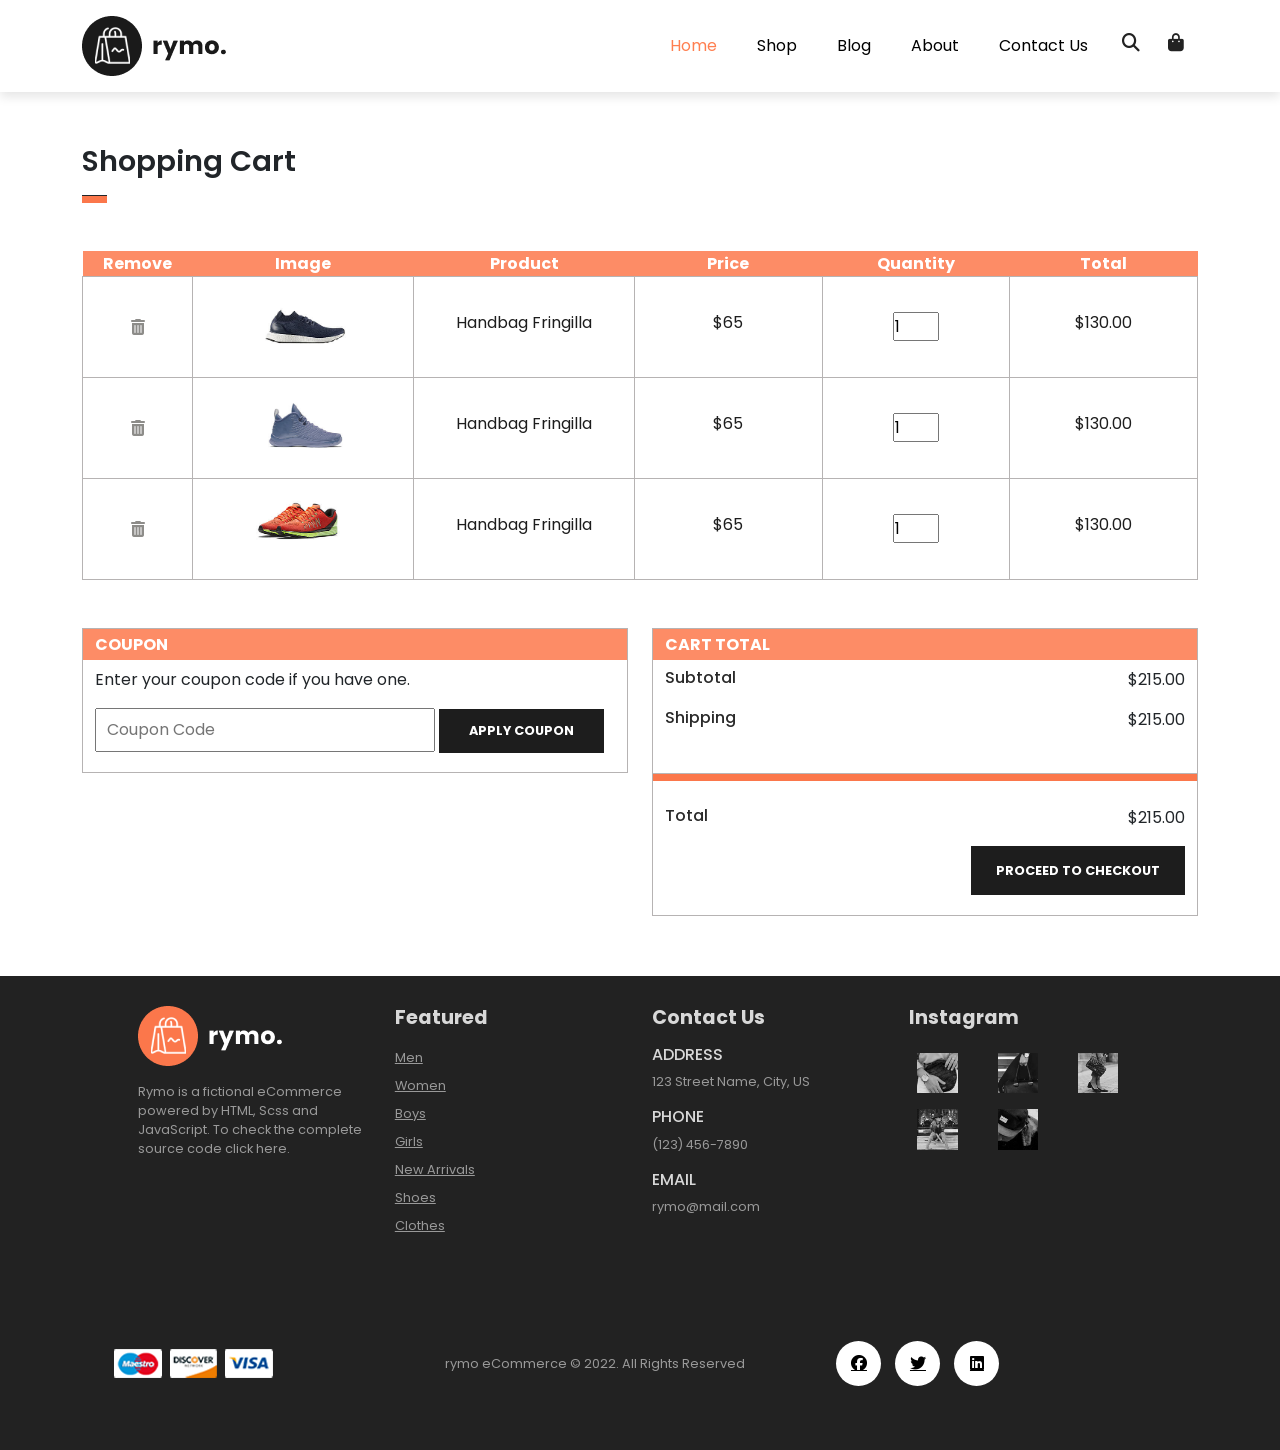
<file: Shopping.html>
<html lang="en">
<head>
    <meta charset="UTF-8">
    <meta name="viewport" content="width=device-width, initial-scale=1.0">
    <title>E-Commerce Project</title>

<link href="https://cdn.jsdelivr.net/npm/bootstrap@5.0.2/dist/css/bootstrap.min.css" rel="stylesheet" integrity="sha384-EVSTQN3/azprG1Anm3QDgpJLIm9Nao0Yz1ztcQTwFspd3yD65VohhpuuCOmLASjC" crossorigin="anonymous">
<link rel="stylesheet"href="https://cdnjs.cloudflare.com/ajax/libs/font-awesome/6.7.2/css/all.min.css">


    <link rel="stylesheet" href="style.css">
    <style>

    </style>
</head>
<body>
    <!--Navigation Bar-->
  <nav class="navbar navbar-expand-lg navbar-light bg-white py-3 fixed-top">
  <div class="container">
    <img src="logo1.png" alt="">
    <button class="navbar-toggler" type="button" data-bs-toggle="collapse" data-bs-target="#navbarSupportedContent" aria-controls="navbarSupportedContent" aria-expanded="false" aria-label="Toggle navigation">
            <span class="navbar-toggler-icon"></span>

    </button>
    <div class="collapse navbar-collapse" id="navbarSupportedContent">
      <ul class="navbar-nav ms-auto">

        <li class="nav-item">
          <a class="nav-link active" href="index.html">Home</a>
        </li>
                <li class="nav-item">
          <a class="nav-link " href="shop.html">Shop</a>
        </li>

                <li class="nav-item">
          <a class="nav-link" href="blog.html">Blog</a>
        </li>

                <li class="nav-item">
          <a class="nav-link" href="#">About</a>
        </li>

                <li class="nav-item">
          <a class="nav-link" href="#">Contact Us</a>
        </li>
        

<li class="nav-item">
    <a class="nav-link" href="#" aria-label="Search">
        <i class="fa-solid fa-magnifying-glass"></i>
    </a>
</li>

<li class="nav-item">
    <a class="nav-link" href="#" aria-label="Shopping bag">
        <i class="fa-solid fa-bag-shopping"></i>
    </a>
</li>


</ul>
    </div>
  </div>
  </nav>
    <section id="blog-home" class="pt-5 mt-5 container">
    <h2 class="font-weight-bold pt-5">Shopping Cart</h2>
    <hr>
  </section>
  <section id="cart-container" class="container my-5">
    <table width="100%">
        <thead>
            <tr>
                <td>Remove</td>
                <td>Image</td>
                <td>Product</td>
                <td>Price</td>
                <td>Quantity</td>
                <td>Total</td>
            </tr>
        </thead>
        <tbody>
            <tr>
                <td><a href="#"><i class="fas fa-trash-alt"></i></a></td>
                <td><img src="sh1.jpg" alt=""></td>
                <td><h5>Handbag Fringilla</h5></td>
                <td><h5>$65</h5></td>
                <td><input class="w-25 pl-1" value="1" type="number"></td>
                <td><h5>$130.00</h5></td>

            </tr>
                        <tr>
                <td><a href="#"><i class="fas fa-trash-alt"></i></a></td>
                <td><img src="sh2.jpg" alt=""></td>
                <td><h5>Handbag Fringilla</h5></td>
                <td><h5>$65</h5></td>
                <td><input class="w-25 pl-1" value="1" type="number"></td>
                <td><h5>$130.00</h5></td>

            </tr>
            <tr>
                <td><a href="#"><i class="fas fa-trash-alt"></i></a></td>
                <td><img src="sh3.jpg" alt=""></td>
                <td><h5>Handbag Fringilla</h5></td>
                <td><h5>$65</h5></td>
                <td><input class="w-25 pl-1" value="1" type="number"></td>
                <td><h5>$130.00</h5></td>

            </tr>

        </tbody>
    </table>

  </section>

<section id="cart-bottom" class="container">
    <div class="row">

        <!-- Coupon Section -->
        <div class="coupon col-lg-6 col-md-6 col-12 mb-4">
            <div>
                <h5>COUPON</h5>
                <p>Enter your coupon code if you have one.</p>
                <input type="text" placeholder="Coupon Code">
                <button>APPLY COUPON</button>
            </div>
        </div>

        <!-- Cart Total Section -->
        <div class="total col-lg-6 col-md-6 col-12">
            <div>
                <h5>CART TOTAL</h5>

                <div class="d-flex justify-content-between">
                    <h6>Subtotal</h6>
                    <p>$215.00</p>
                </div>

                <div class="d-flex justify-content-between">
                    <h6>Shipping</h6>
                    <p>$215.00</p>
                </div>

                <hr class="second-hr">

                <div class="d-flex justify-content-between">
                    <h6>Total</h6>
                    <p>$215.00</p>
                </div>

                <button>PROCEED TO CHECKOUT</button>
            </div>
        </div>

    </div>
</section>


<footer class="footer-section">
    <div class="container-fluid px-5">
        <div class="row">

            <!-- Column 1: About -->
            <div class="footer-one col-lg-3 col-md-6 col-12">
                <img src="logo2.png" alt="Rymo Logo" class="footer-logo">
                <p class="pt-3">
                    Rymo is a fictional eCommerce powered by
                    HTML, Scss and JavaScript. To check the
                    complete source code click here.
                </p>
            </div>

            <!-- Column 2: Featured -->
            <div class="footer-one col-lg-3 col-md-6 col-12 mb-3">
                <h5 class="pb-2">Featured</h5>
                <ul class="list-unstyled">
                    <li><a href="#">Men</a></li>
                    <li><a href="#">Women</a></li>
                    <li><a href="#">Boys</a></li>
                    <li><a href="#">Girls</a></li>
                    <li><a href="#">New Arrivals</a></li>
                    <li><a href="#">Shoes</a></li>
                    <li><a href="#">Clothes</a></li>
                </ul>
            </div>

            <!-- Column 3: Contact -->
            <div class="footer-one col-lg-3 col-md-6 col-12 mb-3">
                <h5 class="pb-2">Contact Us</h5>

                <h6>ADDRESS</h6>
                <p>123 Street Name, City, US</p>

                <h6>PHONE</h6>
                <p>(123) 456-7890</p>

                <h6>EMAIL</h6>
                <p>rymo@mail.com</p>
            </div>

            <!-- Column 4: Instagram -->
            <div class="footer-one col-lg-3 col-md-6 col-12 mb-3">
                <h5 class="pb-2">Instagram</h5>
                <div class="row">
                    <img class="img-fluid w-25 h-100 m-2" src="i1.jpg" alt="">
                     <img class="img-fluid w-25 h-100 m-2" src="i2.jpg" alt="">
                    <img class="img-fluid w-25 h-100 m-2" src="i3.jpg" alt="">
                    <img class="img-fluid w-25 h-100 m-2" src="i4.jpg" alt="">
                   <img class="img-fluid w-25 h-100 m-2" src="i5.jpg" alt="">

                    </div>
                </div>
            </div>
        </div>
    </div>
<div class="copyright mt-5">
    <div class="row container mx-auto mb-4 ">

        <!-- Payment Images -->
        <div class="col-lg-3 col-md-4 col-12 ">
            <img src="payment.png" alt="Payment methods">
        </div>

        <!-- Copyright Text -->
        <div class="col-lg-5 col-md-4 col-12  text-nowrap">
            <p class="copyright-text">
                rymo eCommerce © 2022. All Rights Reserved
            </p>
        </div>

        <!-- Social Icons -->
        <div class="col-lg-4 col-md-4 col-12 ">
            <a href="#"><i class="fa-brands fa-facebook"></i></a>
            <a href="#"><i class="fa-brands fa-twitter"></i></a>
            <a href="#"><i class="fa-brands fa-linkedin"></i></a>
        </div>

    </div>
</div>

</footer>
<script src="https://cdn.jsdelivr.net/npm/@popperjs/core@2.10.2/dist/umd/popper.min.js" integrity="sha384-7+zCNj/IqJ95wo16oMtfsKbZ9ccEh31eOz1HGyDuCQ6wgnyJNSYdrPa03rtR1zdB" crossorigin="anonymous"></script>
<script src="https://cdn.jsdelivr.net/npm/bootstrap@5.1.3/dist/js/bootstrap.min.js" integrity="sha384-QJHtvGhmr9XOIpI6YVutG+2QOK9T+ZnN4kzFN1RtK3zEFEIsxhlmWl5/YESvpZ13" crossorigin="anonymous"></script>

</body>
</html>
</file>
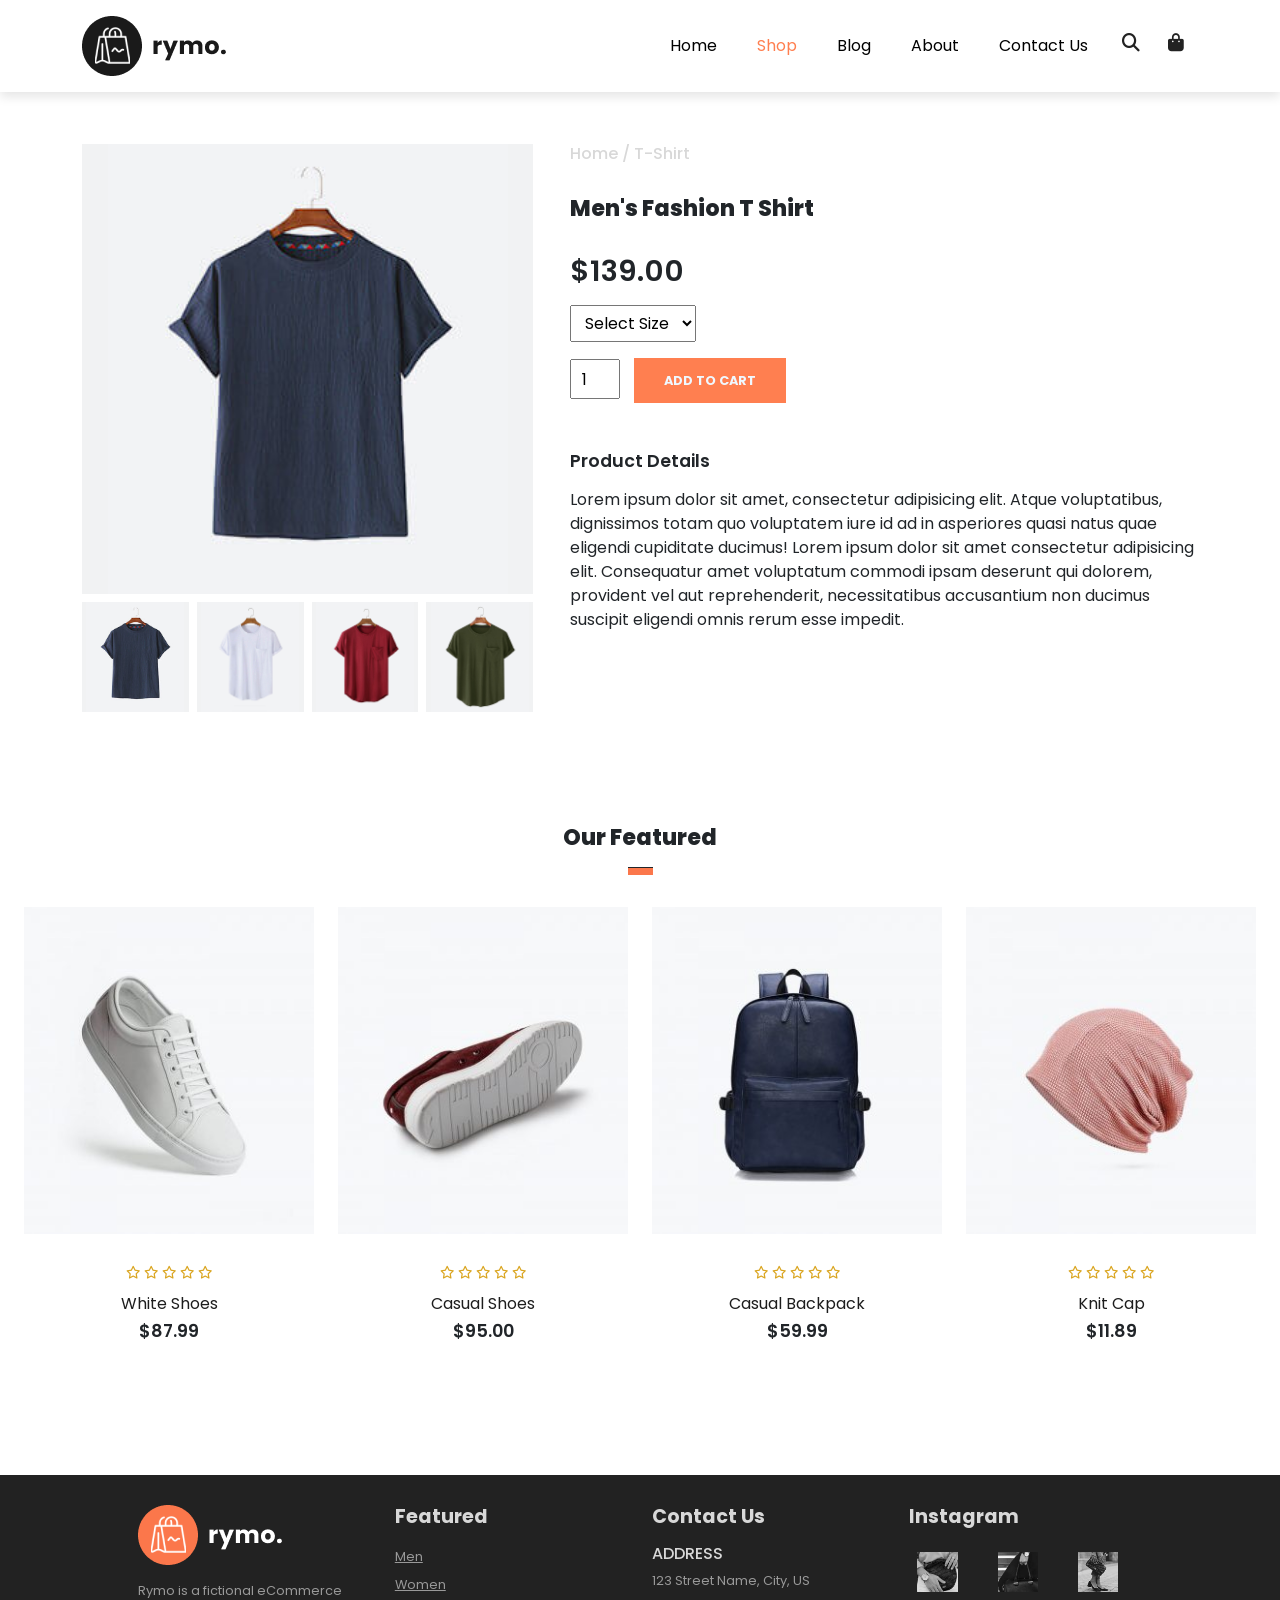
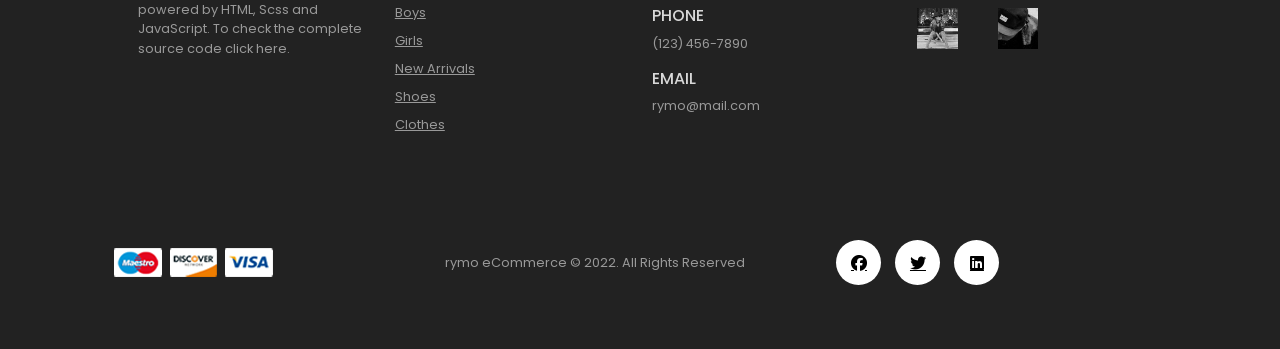
<file: sproduct.html>
<html lang="en">
<head>
    <meta charset="UTF-8">
    <meta name="viewport" content="width=device-width, initial-scale=1.0">
    <title>Shop Product</title>

<link href="https://cdn.jsdelivr.net/npm/bootstrap@5.0.2/dist/css/bootstrap.min.css" rel="stylesheet" integrity="sha384-EVSTQN3/azprG1Anm3QDgpJLIm9Nao0Yz1ztcQTwFspd3yD65VohhpuuCOmLASjC" crossorigin="anonymous">
<link rel="stylesheet"href="https://cdnjs.cloudflare.com/ajax/libs/font-awesome/6.7.2/css/all.min.css">

<link rel="stylesheet" href="style.css">
    <style>
        
/* Product section */
.sproduct {
    margin-top: 100px;
    padding-top: 30px;
}

/* Main product image */
.main-product-img {
    width: 100%;
    height: 450px;
    object-fit: contain;
    display: block;
    background-color: #f1f2f3;
}

/* Thumbnail images in one row */
.small-img-group {
    display: flex;
    justify-content: space-between;
    gap: 8px;
    width: 100%;
    margin-top: 8px;
}

/* Each thumbnail column */
.small-img-col {
    flex: 1;
    min-width: 0;
    cursor: pointer;
}

/* Thumbnail image size */
.small-img {
    display: block;
    width: 100%;
    height: 110px;
    object-fit: contain;
    background-color: #f1f2f3;
}

/* Right side */
.product-details {
    padding-left: 25px;
}

/* Mobile responsive 
@media (max-width: 767px) {
    .main-product-img {
        height: 350px;
    }

    .small-img {
        height: 80px;
    }

    .product-details {
        padding-left: 12px;
        margin-top: 25px;
    }
}*/
.sproduct select{
    display: block;
    padding:5px 10px;
}
.sproduct input{
    width:50px;
    height:40px;
    padding-left: 10px;
    font-size: 16px;
    margin-right:10px;
}
.sproduct input:focus{
    outline:none;
}
.buy-btn{
    background-color:coral;
    opacity:1;
    transition:0.3s all;
}
    </style>
</head>
<body>
    <!--Navigation Bar-->
  <nav class="navbar navbar-expand-lg navbar-light bg-white py-3 fixed-top">
  <div class="container">
    <img src="logo1.png" alt="">
    <button class="navbar-toggler" type="button" data-bs-toggle="collapse" data-bs-target="#navbarSupportedContent" aria-controls="navbarSupportedContent" aria-expanded="false" aria-label="Toggle navigation">
            <span class="navbar-toggler-icon"></span>

    </button>
    <div class="collapse navbar-collapse" id="navbarSupportedContent">
      <ul class="navbar-nav ms-auto">

        <li class="nav-item">
          <a class="nav-link" href="index.html">Home</a>
        </li>
                <li class="nav-item">
          <a class="nav-link active" href="#">Shop</a>
        </li>

                <li class="nav-item">
          <a class="nav-link" href="#">Blog</a>
        </li>

                <li class="nav-item">
          <a class="nav-link" href="#">About</a>
        </li>

                <li class="nav-item">
          <a class="nav-link" href="#">Contact Us</a>
        </li>
        

<li class="nav-item">
    <a class="nav-link" href="#" aria-label="Search">
        <i class="fa-solid fa-magnifying-glass"></i>
    </a>
</li>

<li class="nav-item">
    <a class="nav-link" href="#" aria-label="Shopping bag">
        <i class="fa-solid fa-bag-shopping"></i>
    </a>
</li>


</ul>
    </div>
  </div>
  </nav>



<section class="sproduct container my-5 pt-5">
    <div class="row mt-5">

        <!-- LEFT SIDE: PRODUCT IMAGE -->
        <div class="col-lg-5 col-md-6 col-12">
            <img src="o.jpg"
                 class="img-fluid w-100 main-product-img"
                 id="MainImg"
                 alt="T-Shirt">

            <!-- Product Thumbnails -->
            <div class="small-img-group">
                <div class="small-img-col">
                    <img src="o.jpg" class="small-img" alt="Product 1">
                </div>

                <div class="small-img-col">
                    <img src="o24.jpg" class="small-img" alt="Product 2">
                </div>

                <div class="small-img-col">
                    <img src="o25.jpg" class="small-img" alt="Product 3">
                </div>

                <div class="small-img-col">
                    <img src="o26.jpg" class="small-img" alt="Product 4">
                </div>
            </div>
        </div>

        <!-- RIGHT SIDE: ALL PRODUCT DETAILS -->
        <div class="col-lg-7 col-md-6 col-12 product-details">

            <h6>Home / T-Shirt</h6>
            <h3 class="py-4">Men's Fashion T Shirt</h3>
            <h2>$139.00</h2>

            <select class="my-3">
                <option>Select Size</option>
                <option>XL</option>
                <option>XXL</option>
                <option>Small</option>
                <option>Large</option>
            </select>

            <input type="number" value="1" min="1">
            <button class="buy-btn">ADD TO CART</button>

            <h4 class="mt-5 mb-3">Product Details</h4>

            <span>
                Lorem ipsum dolor sit amet, consectetur adipisicing elit.
                Atque voluptatibus, dignissimos totam quo voluptatem iure
                id ad in asperiores quasi natus quae eligendi cupiditate
                ducimus! Lorem ipsum dolor sit amet consectetur adipisicing
                elit. Consequatur amet voluptatum commodi ipsam deserunt qui
                dolorem, provident vel aut reprehenderit, necessitatibus
                accusantium non ducimus suscipit eligendi omnis rerum esse
                impedit.
            </span>

        </div>
    </div>
</section>
      <section id="featured"class="mr-5 py-5">
        <div class="container text-center mr-5 py-3">
          <h3>Our Featured</h3>
          <hr class="mx-auto">
        </div>
        <div class="row mx-auto container-fluid">
          <div class="product text-center col-lg-3 col-md-4 col-12">
            <img class="img-fluid mb-3" src="1.jpg" alt="">
          <div class="star">
            <i class="fa-regular fa-star"></i>
            <i class="fa-regular fa-star"></i>
            <i class="fa-regular fa-star"></i>
            <i class="fa-regular fa-star"></i>
            <i class="fa-regular fa-star"></i>
          </div>
<h5 class="p-name">White Shoes</h5>
<h4 class="p-prize">$87.99</h4>
<button class="buy-btn">Buy Now</button>
   
     </div>
               <div class="product text-center col-lg-3 col-md-4 col-12">
            <img class="img-fluid mb-3" src="f.jpg" alt="">
          <div class="star">
            <i class="fa-regular fa-star"></i>
            <i class="fa-regular fa-star"></i>
            <i class="fa-regular fa-star"></i>
            <i class="fa-regular fa-star"></i>
            <i class="fa-regular fa-star"></i>
          </div>
<h5 class="p-name">Casual Shoes</h5>
<h4 class="p-prize">$95.00</h4>
<button class="buy-btn">Buy Now</button>
   
     </div>
                  <div class="product text-center col-lg-3 col-md-4 col-12">
            <img class="img-fluid mb-3" src="3.jpg" alt="">
          <div class="star">
            <i class="fa-regular fa-star"></i>
            <i class="fa-regular fa-star"></i>
            <i class="fa-regular fa-star"></i>
            <i class="fa-regular fa-star"></i>
            <i class="fa-regular fa-star"></i>
          </div>
<h5 class="p-name">Casual Backpack</h5>
<h4 class="p-prize">$59.99</h4>
<button class="buy-btn">Buy Now</button>
   
     </div>
               <div class="product text-center col-lg-3 col-md-4 col-12">
            <img class="img-fluid mb-3" src="4.jpg" alt="">
          <div class="star">
            <i class="fa-regular fa-star"></i>
            <i class="fa-regular fa-star"></i>
            <i class="fa-regular fa-star"></i>
            <i class="fa-regular fa-star"></i>
            <i class="fa-regular fa-star"></i>
          </div>
<h5 class="p-name">Knit Cap</h5>
<h4 class="p-prize">$11.89</h4>
<button class="buy-btn">Buy Now</button>
   
     </div>
        </div>

        </div>
      </section>

<footer class="footer-section">
    <div class="container-fluid px-5">
        <div class="row">

            <!-- Column 1: About -->
            <div class="footer-one col-lg-3 col-md-6 col-12">
                <img src="logo2.png" alt="Rymo Logo" class="footer-logo">
                <p class="pt-3">
                    Rymo is a fictional eCommerce powered by
                    HTML, Scss and JavaScript. To check the
                    complete source code click here.
                </p>
            </div>

            <!-- Column 2: Featured -->
            <div class="footer-one col-lg-3 col-md-6 col-12 mb-3">
                <h5 class="pb-2">Featured</h5>
                <ul class="list-unstyled">
                    <li><a href="#">Men</a></li>
                    <li><a href="#">Women</a></li>
                    <li><a href="#">Boys</a></li>
                    <li><a href="#">Girls</a></li>
                    <li><a href="#">New Arrivals</a></li>
                    <li><a href="#">Shoes</a></li>
                    <li><a href="#">Clothes</a></li>
                </ul>
            </div>

            <!-- Column 3: Contact -->
            <div class="footer-one col-lg-3 col-md-6 col-12 mb-3">
                <h5 class="pb-2">Contact Us</h5>

                <h6>ADDRESS</h6>
                <p>123 Street Name, City, US</p>

                <h6>PHONE</h6>
                <p>(123) 456-7890</p>

                <h6>EMAIL</h6>
                <p>rymo@mail.com</p>
            </div>

            <!-- Column 4: Instagram -->
            <div class="footer-one col-lg-3 col-md-6 col-12 mb-3">
                <h5 class="pb-2">Instagram</h5>
                <div class="row">
                    <img class="img-fluid w-25 h-100 m-2" src="i1.jpg" alt="">
                     <img class="img-fluid w-25 h-100 m-2" src="i2.jpg" alt="">
                    <img class="img-fluid w-25 h-100 m-2" src="i3.jpg" alt="">
                    <img class="img-fluid w-25 h-100 m-2" src="i4.jpg" alt="">
                   <img class="img-fluid w-25 h-100 m-2" src="i5.jpg" alt="">

                    </div>
                </div>
            </div>
        </div>
    </div>
<div class="copyright mt-5">
    <div class="row container mx-auto mb-4 ">

        <!-- Payment Images -->
        <div class="col-lg-3 col-md-4 col-12 ">
            <img src="payment.png" alt="Payment methods">
        </div>

        <!-- Copyright Text -->
        <div class="col-lg-5 col-md-4 col-12  text-nowrap">
            <p class="copyright-text">
                rymo eCommerce © 2022. All Rights Reserved
            </p>
        </div>

        <!-- Social Icons -->
        <div class="col-lg-4 col-md-4 col-12 ">
            <a href="#"><i class="fa-brands fa-facebook"></i></a>
            <a href="#"><i class="fa-brands fa-twitter"></i></a>
            <a href="#"><i class="fa-brands fa-linkedin"></i></a>
        </div>

    </div>
</div>

</footer>
<script src="https://cdn.jsdelivr.net/npm/@popperjs/core@2.10.2/dist/umd/popper.min.js" integrity="sha384-7+zCNj/IqJ95wo16oMtfsKbZ9ccEh31eOz1HGyDuCQ6wgnyJNSYdrPa03rtR1zdB" crossorigin="anonymous"></script>
<script src="https://cdn.jsdelivr.net/npm/bootstrap@5.1.3/dist/js/bootstrap.min.js" integrity="sha384-QJHtvGhmr9XOIpI6YVutG+2QOK9T+ZnN4kzFN1RtK3zEFEIsxhlmWl5/YESvpZ13" crossorigin="anonymous"></script>
<script>
    var MainImg = document.getElementById("MainImg");
    var smallImg = document.getElementsByClassName("small-img");
    smallImg[0]. onclick=function(){
        MainImg.src=smallImg[0].src;
    }
        smallImg[1]. onclick=function(){
        MainImg.src=smallImg[1].src;
    }
    smallImg[2]. onclick=function(){
        MainImg.src=smallImg[2].src;
    }
    smallImg[3]. onclick=function(){
        MainImg.src=smallImg[3].src;
    }





</script>

</body>
</html>
</file>
<file: style.css>
@import url('https://fonts.googleapis.com/css2?family=Poppins:wght@400;500;600;700;800&display=swap');
*{
    padding: 0;
    margin: 0;
    box-sizing: border-box;
}
body{
    font-family: "Poppins",sans-serif;
}
h1{
    font-size:2.5rem ;
    font-weight: 700;
}
h2{
    font-size:1.8rem ;
    font-weight: 600;
}
h3{
    font-size:1.4rem ;
    font-weight: 800;
}
h4{
    font-size:1.1rem ;
    font-weight: 600;
}
h5{
    font-size:1rem ;
    font-weight: 400;
    color: #1d1d1d;
}
h6{
    color: #d8d8d8;
}
button{
    font-size: 0.8rem;
    font-weight: 700;
    outline: none;
    border: none;
    background-color: #1d1d1d;
    color: aliceblue;
    padding:13px 30px;
    text-transform: uppercase;
    transition:0.3s ease;
}
button:hover{
    background-color: #3a3833;
}
        hr {
    width:25px;
    height: 8px;
    background-color: #fb774b;
    opacity:2 ;
}


.star i{
    font-size: 0.8rem;
    color:goldenrod;
}
.star{
    padding:10px 0;
}

.navbar{
    font-size: 16px;
    top:0;
    left:0;
    box-shadow: 0 5px 10px rgba(0,0,0,0.1);
}
.navbar-light .navbar-nav .nav-link{
    padding: 0 20px;
    color: black;
    transition: 0.3s ease;
}
.navbar-light .navbar-nav .nav-link:hover,
.navbar i:hover,
.navbar-light .navbar-nav .nav-link.active,
.navbar i.active{
    color: coral;
}
.navbar i{
    font-size: 1.2rem;
    padding: 0 7px;
    font-weight: 500;
    cursor:pointer ;
    transition: 0.3s ease;
}
#bar{
    font-size: 1.5rem;
    padding: 7px;
    font-weight: 500;
    cursor:pointer ;
    transition: 0.3s ease;
    color:#fff;
}

#bar:hover,
#bar.active{
    color:#fff;
}

@media only screen and (max-width: 991px) {

    body > nav > div > button:hover,
    body > nav > div > button:focus {
        background-color: #fb774b;
    }

    #navbarSupportedContent > ul {
        margin: 1rem;
        justify-content: flex-end;
        align-items: flex-end;
        text-align: right;
    }

    #navbarSupportedContent > ul > li > a {
        padding: 10px 0;
    }

    .navbar-light .navbar-toggler {
        border: none;
        outline: none;
        box-shadow: none;
    }
}

.navbar .nav-item a[aria-label="Search"],
.navbar .nav-item a[aria-label="Shopping bag"] {
    padding: 0 7px;
}

/*Mobile Navigation*/
.navbar-light.navbar-toggler{
    border:none;
    outline: none;
    box-shadow: none;
}


.navbar .nav-link i {
    font-family: "Font Awesome 6 Free";
    font-weight: 900;
    font-size: 18px;
    color: #222;
    display: inline-block;
}

#Home{
background-image: url("back.jpg");
width: 100%;
height: 100vh;
background-size: cover;
background-position: top 60px center;
display:flex;
flex-direction: column;
justify-content:center ;
align-items:flex-start;
}

#Home span{
    color:coral;
}

#New .one {
    position: relative;
    overflow: hidden;
}

#New .one img {
    width: 100%;
    height: 100%;
    object-fit: cover;
    display: block;
}

#New .one .details {
    position: absolute;
    height: 100%;
    width: 100%;
    top: 0;
    left: 0;

    display: flex;
    flex-direction: column;
    justify-content: center;
    align-items: center;
    text-align: center;

    transition: 0.3s ease;
}

#New .one:hover .details {
    cursor: pointer;
    background-color: rgba(245, 178, 178, 0.7);
}

#New .one .details button {
    margin-top: 10px;
    display: inline-block;
    font-size: 14px;
    font-weight: 500;
    color:#2a2a2a;
    background: none;
    text-transform: uppercase;
    border-bottom: 1px solid #2a2a2a;
    position: 2.5px;
    transform: translateY(70px);
    transition:0.3s ease;
}

#New .one .details button:hover{
    color:#fff;
    border-bottom: 1px solid #fff;
}

#New .one:nth-child(1) .details{
    display: flex;
    justify-content: center;
    flex-direction: column;
    align-items: flex-start;
    text-align: start;
}

#New .one:nth-child(2) .details{
    display: flex;
    justify-content: center;
    flex-direction: column;
    align-items: center;
    text-align: center;
}

#New .one:nth-child(3) .details{
    display: flex;
    justify-content: center;
    flex-direction: column;
    align-items: flex-end;
    text-align: right;
}

/*Product*/
.product{
    cursor: pointer;
    margin-bottom: 2rem;
}
.product img{
    transition:0.3s all ;

}
.product:hover img{
    opacity: 0.7;
}

.product .buy-btn{
    background: #fb774b;
    transform: translateY(20px);
    opacity: 0;
    transition: 0.3s all;
}

.product:hover .buy-btn{
    transform: translateY(0);
    opacity: 1;
}

#banner {
background-image: url("2.jpg");
width: 100%;
height: 60vh;
background-size: cover;
background-position: top 70px center;
background-repeat: no-repeat;
background-attachment: fixed;
display:flex;
flex-direction: column;
justify-content:center ;
align-items:flex-start;
}

#banner h4{
    color:#d8d8d8;
}
#banner h1{
    color:#fff;
}
#banner button{
    background-color: #fb774b;
}
.footer-one .row img {
    width: 100%;
    height: 80px;
    object-fit: cover;
}
footer {
    display: flex;
    flex-wrap: wrap;
    justify-content: space-between;
}

.footer-one {
    margin-bottom: 20px;
}
.copyright .row {
    display: flex;
    align-items: center;
    justify-content: space-between;
    flex-wrap: wrap;
    row-gap: 25px;
}

footer {
    background-color: #222222;
    padding: 30px 7% 20px;
    width: 100%;
    box-sizing: border-box;
    display: block;
    overflow: hidden;
}

footer h5{
    color:#d8d8d8;
    font-weight: 700;
    font-size: 1.2rem;
}
footer li{
    padding-bottom: 4px;
}
footer li a{
    font-size: 0.8rem;
    color:#999;

}
footer li a:hover{
    color:#d8d8d8;
}
footer p{
    color:#999;
    font-size: 0.8rem;
    padding-left: 0;
}
footer .copyright a {
    color: #000;
    width: 45px;
    height: 45px;
    background-color: #fff;
    display: inline-flex;
    align-items: center;
    justify-content: center;
    text-align: center;
    line-height: normal;
    border-radius: 50%;
    margin: 0 5px;
    flex-shrink: 0;
}
.copyright {
     width: 100%;
    margin-top: 60px;
    padding: 20px 0;
    box-sizing: border-box;

}

/* Copyright paragraph */
.copyright p {
    color: #999;
    font-size: 0.8rem;
    padding-left: 0;
    margin: 0;
    text-align: center;
}
.product img{
    width: 100%;
    height: auto;
    box-sizing: border-box;
    object-fit: cover;
}

#shoes .pagination-nav {
    display: flex ;
    justify-content: flex-start;
    width: 100%;
}

#shoes .pagination-nav .pagination {
    display: flex ;
    justify-content: flex-start;
    margin-left: 0;
    margin-right: auto;
}

/* Active page number */
#shoes .pagination .page-item.active .page-link {
    background-color: #000;
    border-color: #000;
    color: #fff;
}
#shoes .pagination .page-item.active .page-link:hover{
    background-color: #fb774b;
}


/* Normal page numbers */
#shoes .pagination .page-link {
    color: #000;
    display: flex;
   /* justify-content: flex-start;
    margin:16px 0;*/
}

/* Hover effect on normal page numbers */
#shoes .pagination .page-item:not(.active):not(.disabled) .page-link:hover {
    background-color: #fb774b;
    color: #fff;
    border-color: #fb774b;
}
#shoes .pagination-container {
    display: flex;
    justify-content: flex-start;
    width: 100%;
    padding-left: 40px;
}
/*blog*/

#blog-container .post .post-img {
    overflow: hidden;
    cursor: pointer;
}

#blog-container .post .post-img img {
    transition: 0.3s ease;
    width: 100%;
}

#blog-container .post:hover .post-img img {
    transform: scale(1.1) rotate(-5deg);
    opacity: 0.8;
}

#blog-container .post h3 {
    transition: 0.3s ease;
    cursor: pointer;
}

#blog-container .post:hover h3 {
    color: #fd8c66;
}

#blog-container .post p {
    color: #555;
}
/*cart*/
#cart-container{
    overflow-x:auto;
}
#cart-container table{
    border-collapse: collapse;
    width:100%;
    table-layout: fixed;
    white-space: nowrap;;
}
#cart-container table thead{
    font-weight: 700;
}
#cart-container table thead td{
    background-color:#fd8c66;
    color:#fff;
    border:none;
    padding: 6px o;
}
#cart-container table td 
{
    border: 1px solid #b6b3b3;
    text-align: center;
}
#cart-container table td:nth-child(1){
    width:100px;
}
#cart-container table td:nth-child(2),
#cart-container table td:nth-child(3){
    width:200px;
}
#cart-container table td:nth-child(4),
#cart-container table td:nth-child(5),
#cart-container table td:nth-child(6){
    width:170px;
}
#cart-container table tbody img{
    height:100px;
    width:100px;
    object-fit: cover;
}

#cart-container table tbody i {
    color: #8d8c89;
}

#cart-bottom .coupon > div,
#cart-bottom .total > div {
    border: 1px solid #b6b3b3;
}

#cart-bottom .coupon h5,
#cart-bottom .total h5 {
    background-color: #fd8c66;
    color: #fff;
    border: none;
    padding: 6px 12px;
    font-weight: 700;
}

#cart-bottom .coupon p {
    margin-left: 12px;
}
#cart-bottom .coupon input,
#cart-button .coupon button
{
    margin: 0 0 20px 12px;
}
#cart-bottom .coupon input {
    height: 44;
    padding: 10px;
}

#cart-bottom .coupon button {
    height: 44px;
    padding: 0 30px;
    background-color: #1d1d1d;
    color: white;
    border: none;
    font-weight: 700;
}

#cart-bottom .total div > div {
    padding: 0 12px;
}

#cart-bottom .total h6 {
    color: #2a2a2a;
}

#cart-bottom .total .second-hr {
    border: none;
    border-top: 1px solid #b8b7b8;
    width: 100%;
    opacity: 1;
    margin: 25px 0;
}
#cart-bottom .total div > button {
    display: block;
    margin: 0 12px 20px auto;
    padding: 15px 25px;
    background-color: #1d1d1d;
    color: white;
    border: none;
    font-weight: 700;
}
#cart-bottom {
    padding-bottom: 60px;
}
</file>
